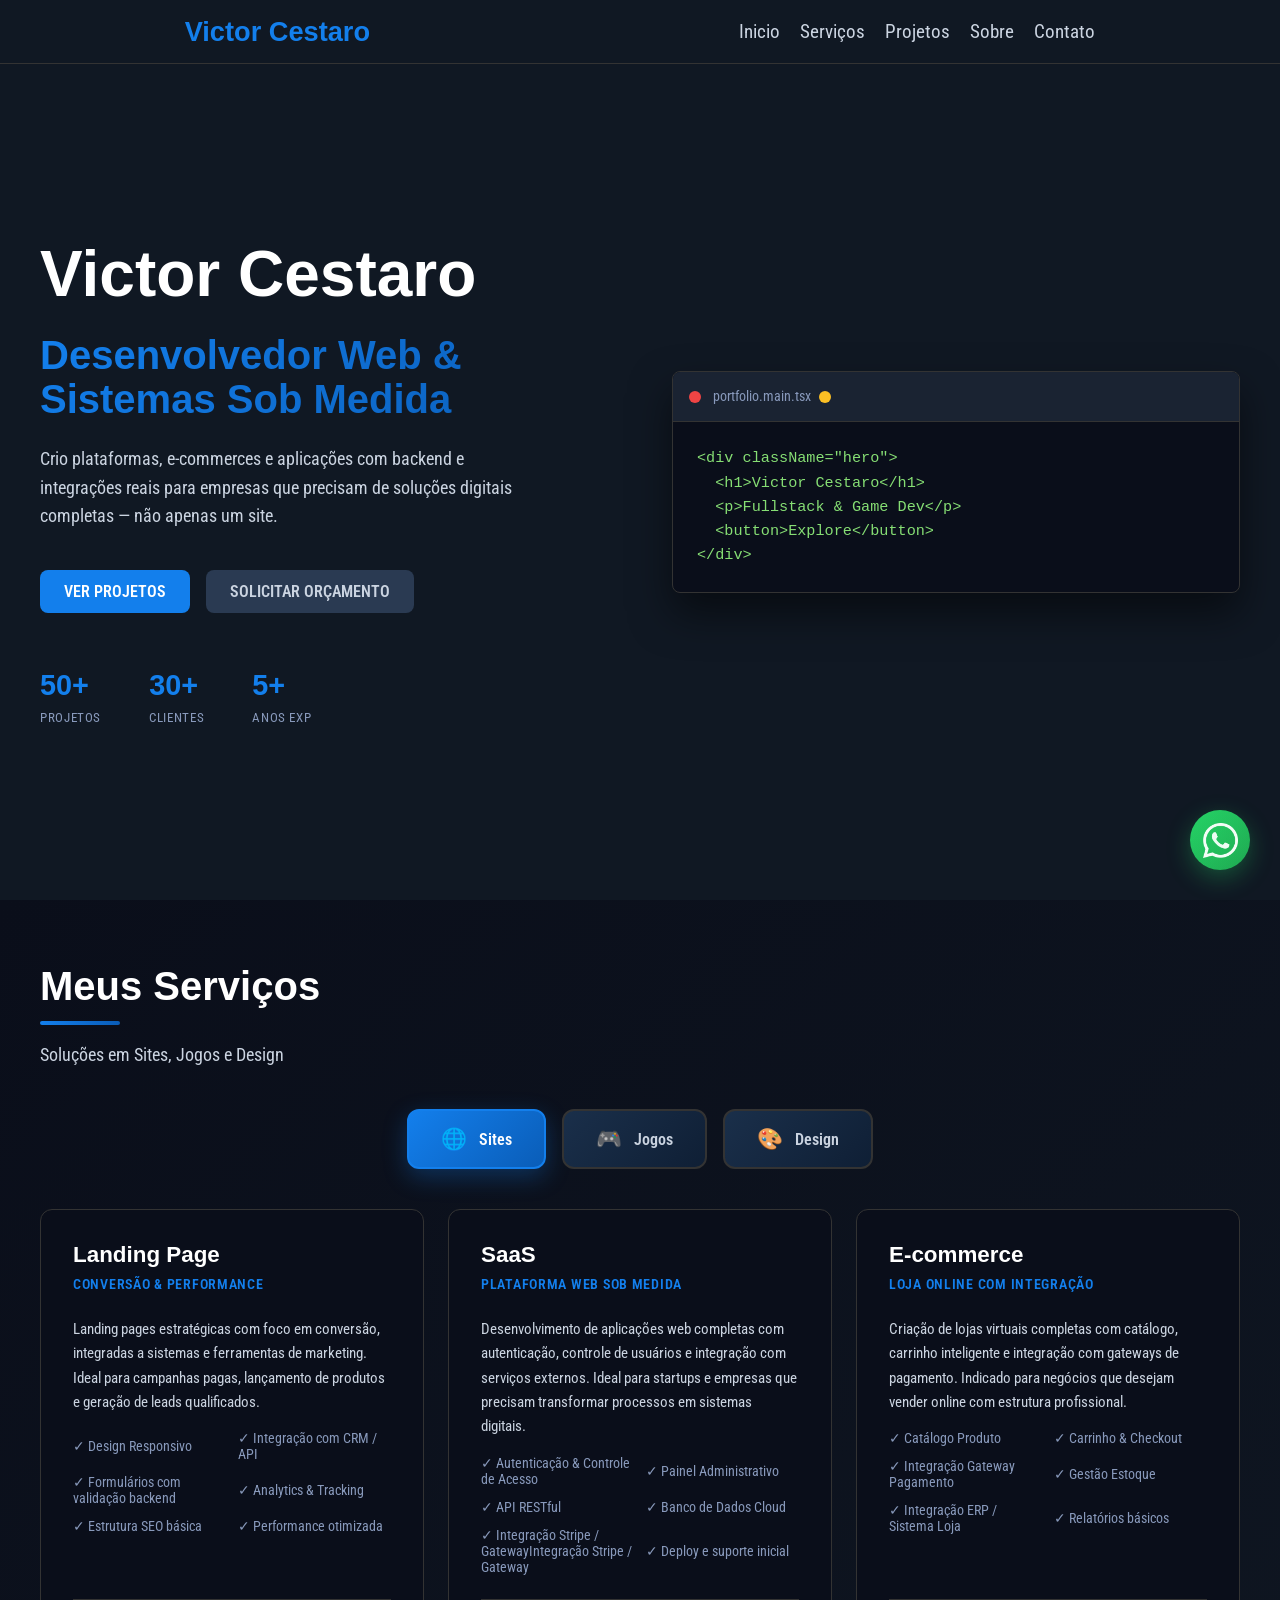
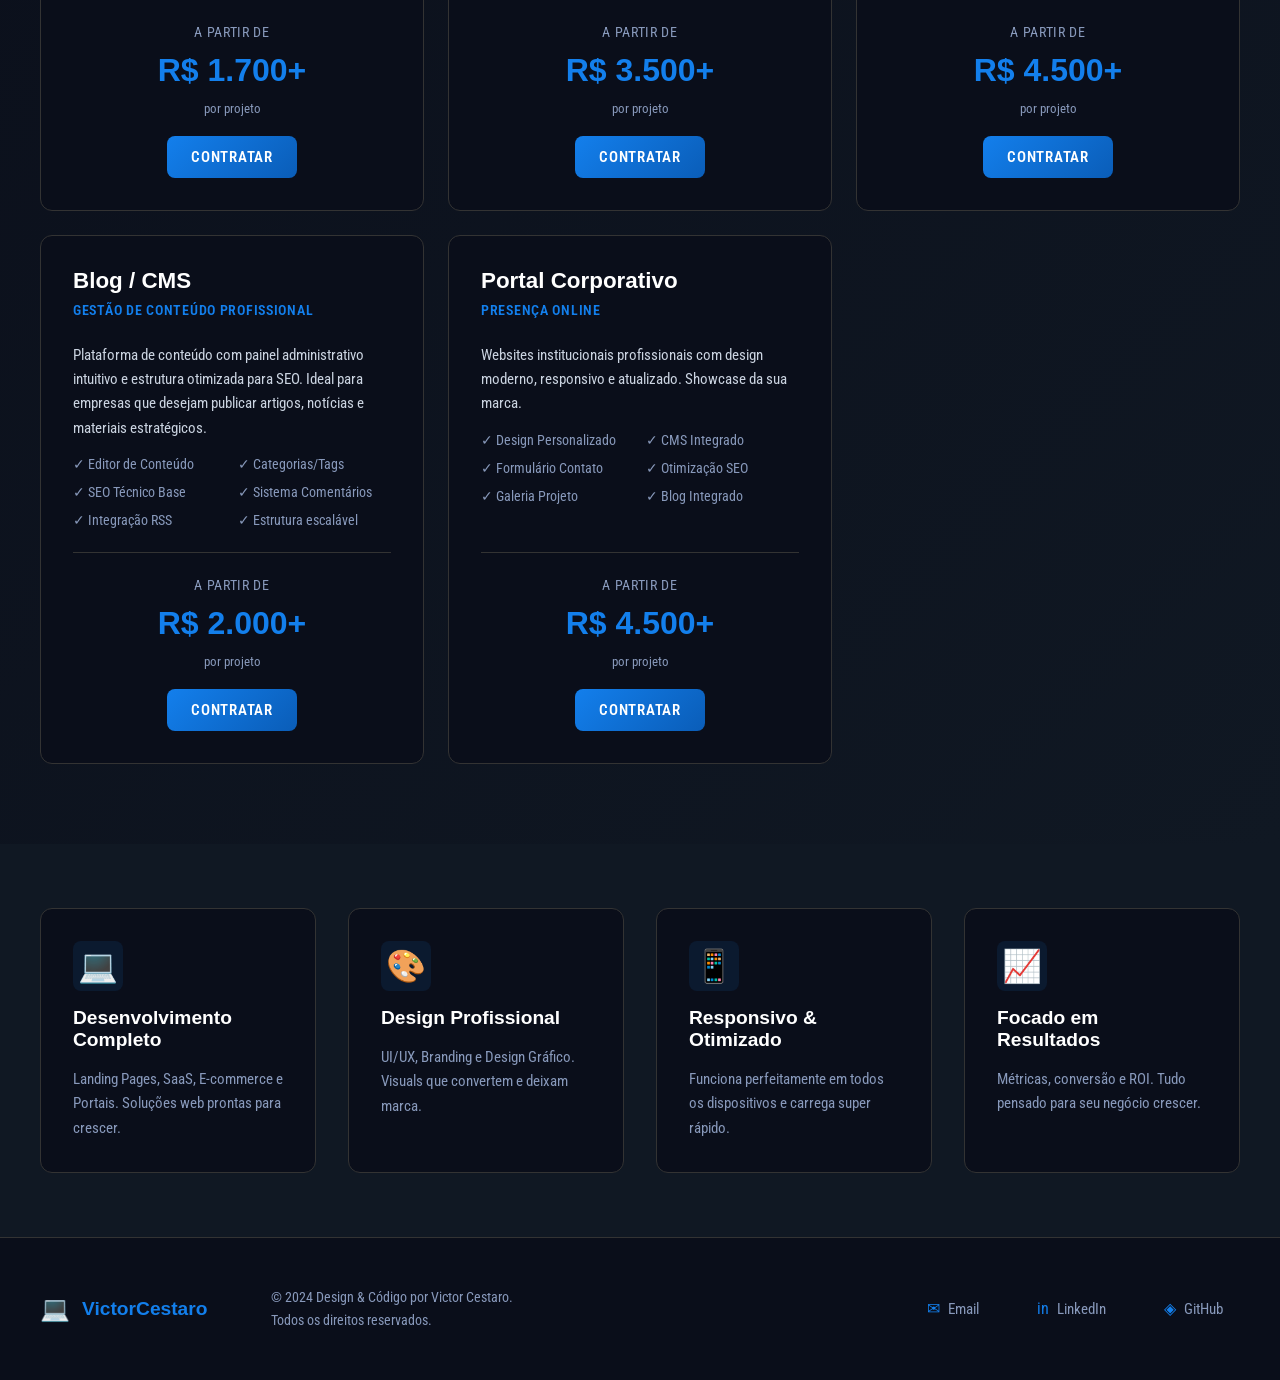
<file: index.html>
<!DOCTYPE html>
<html lang="pt-br">

<head>
    <meta charset="UTF-8">
    <meta name="viewport" content="width=device-width, initial-scale=1.0">
    <link rel="stylesheet" href="style.css">
    <link rel="stylesheet" href="mobile.css">
    <title>Portifólio - Victor Cestaro</title>
</head>

<body>
    <header class="menu-desktop">
        <div class="logo">
            <h1 class="nome-principal">Victor Cestaro</h1>
        </div>
        <nav class="nav-desktop">
            <a href="index.html" class="link-menu">Inicio</a>
            <a href="#servicos" class="link-menu">Serviços</a>
            <a href="portfolio.html" class="link-menu">Projetos</a>
            <a href="sobre.html" class="link-menu">Sobre</a>
            <a href="contato.html" class="link-menu">Contato</a>
        </nav>
        <button class="menu-hamburger" id="menuHamburger">
            <span></span>
            <span></span>
            <span></span>
        </button>
    </header>

    <nav class="nav-mobile" id="navMobile">
        <a href="index.html" class="link-menu-mobile">Inicio</a>
        <a href="#servicos" class="link-menu-mobile">Serviços</a>
        <a href="portfolio.html" class="link-menu-mobile">Projetos</a>
        <a href="sobre.html" class="link-menu-mobile">Sobre</a>
        <a href="contato.html" class="link-menu-mobile">Contato</a>
    </nav>

    <main>
        <section class="banner-entrada">
            <div class="container-banner">
                <div class="content-banner">
                    <h1 class="nome-principal">Victor Cestaro</h1>
                    <h2 class="subtitulo">Desenvolvedor Web & Sistemas Sob Medida</h2>
                    <p class="descricao">Crio plataformas, e-commerces e aplicações com backend e integrações reais para
                        empresas que precisam de soluções digitais completas — não apenas um site.</p>

                    <div class="botoes-banner">
                        <a href="portfolio.html"><button class="btn btn-primary">Ver Projetos</button></a>
                        <a href="contato.html"><button class="btn btn-secondary">Solicitar Orçamento</button></a>
                    </div>

                    <div class="stats">
                        <div class="stat-item">
                            <span class="stat-numero">50+</span>
                            <span class="stat-label">PROJETOS</span>
                        </div>
                        <div class="stat-item">
                            <span class="stat-numero">30+</span>
                            <span class="stat-label">CLIENTES</span>
                        </div>
                        <div class="stat-item">
                            <span class="stat-numero">5+</span>
                            <span class="stat-label">ANOS EXP</span>
                        </div>
                    </div>
                </div>

                <div class="code-display">
                    <div class="code-header">
                        <span class="code-title">portfolio.main.tsx</span>
                    </div>
                    <div class="code-content">
                        <pre>&lt;div className="hero"&gt;
  &lt;h1&gt;Victor Cestaro&lt;/h1&gt;
  &lt;p&gt;Fullstack & Game Dev&lt;/p&gt;
  &lt;button&gt;Explore&lt;/button&gt;
&lt;/div&gt;</pre>
                    </div>
                </div>
            </div>
        </section>



        <section id="servicos" class="servicos">
            <div class="container-servicos">
                <h2 class="titulo-servicos">Meus Serviços</h2>
                <p class="subtitulo-servicos">Soluções em Sites, Jogos e Design</p>

                <div class="abas-servicos">
                    <button class="aba-servico aba-servico-ativo" data-servico="sites">
                        <span class="servico-icon">🌐</span>
                        <span class="servico-label">Sites</span>
                    </button>
                    <button class="aba-servico" data-servico="jogos">
                        <span class="servico-icon">🎮</span>
                        <span class="servico-label">Jogos</span>
                    </button>
                    <button class="aba-servico" data-servico="design">
                        <span class="servico-icon">🎨</span>
                        <span class="servico-label">Design</span>
                    </button>
                </div>

                <div class="cards-servicos">
                    <!-- SITES -->
                    <div class="card-servico" data-servico="sites" style="display: flex;">
                        <div class="servico-header">
                            <h3 class="servico-titulo">Landing Page</h3>
                            <p class="servico-categoria">Conversão & Performance</p>
                        </div>
                        <div class="servico-descricao">
                            <p>Landing pages estratégicas com foco em conversão, integradas a sistemas e ferramentas de
                                marketing. Ideal para campanhas pagas, lançamento de produtos e geração de leads
                                qualificados.</p>
                            <div class="servico-features">
                                <span class="feature">✓ Design Responsivo</span>
                                <span class="feature">✓ Integração com CRM / API</span>
                                <span class="feature">✓ Formulários com validação backend</span>
                                <span class="feature">✓ Analytics & Tracking</span>
                                <span class="feature">✓ Estrutura SEO básica</span>
                                <span class="feature">✓ Performance otimizada</span>
                            </div>
                        </div>
                        <div class="servico-valor">
                            <span class="valor-texto">A partir de</span>
                            <span class="valor-preco">R$ 1.700+</span>
                            <span class="valor-frequencia">por projeto</span>
                            <a href="contato.html"><button class="btn-servico">Contratar</button></a>
                        </div>
                    </div>

                    <div class="card-servico" data-servico="sites" style="display: flex;">
                        <div class="servico-header">
                            <h3 class="servico-titulo">SaaS</h3>
                            <p class="servico-categoria">Plataforma Web Sob Medida</p>
                        </div>
                        <div class="servico-descricao">
                            <p>Desenvolvimento de aplicações web completas com autenticação, controle de usuários e
                                integração com serviços externos. Ideal para startups e empresas que precisam
                                transformar processos em sistemas digitais.</p>
                            <div class="servico-features">
                                <span class="feature">✓ Autenticação & Controle de Acesso</span>
                                <span class="feature">✓ Painel Administrativo </span>
                                <span class="feature">✓ API RESTful</span>
                                <span class="feature">✓ Banco de Dados Cloud</span>
                                <span class="feature">✓ Integração Stripe / GatewayIntegração Stripe / Gateway</span>
                                <span class="feature">✓ Deploy e suporte inicial</span>
                            </div>
                        </div>
                        <div class="servico-valor">
                            <span class="valor-texto">A partir de</span>
                            <span class="valor-preco">R$ 3.500+</span>
                            <span class="valor-frequencia">por projeto</span>
                            <a href="contato.html"><button class="btn-servico">Contratar</button></a>
                        </div>
                    </div>

                    <div class="card-servico" data-servico="sites" style="display: flex;">
                        <div class="servico-header">
                            <h3 class="servico-titulo">E-commerce</h3>
                            <p class="servico-categoria">Loja Online com Integração</p>
                        </div>
                        <div class="servico-descricao">
                            <p>Criação de lojas virtuais completas com catálogo, carrinho inteligente e integração com
                                gateways de pagamento. Indicado para negócios que desejam vender online com estrutura
                                profissional.</p>
                            <div class="servico-features">
                                <span class="feature">✓ Catálogo Produto</span>
                                <span class="feature">✓ Carrinho & Checkout</span>
                                <span class="feature">✓ Integração Gateway Pagamento</span>
                                <span class="feature">✓ Gestão Estoque</span>
                                <span class="feature">✓ Integração ERP / Sistema Loja</span>
                                <span class="feature">✓ Relatórios básicos</span>
                            </div>
                        </div>
                        <div class="servico-valor">
                            <span class="valor-texto">A partir de</span>
                            <span class="valor-preco">R$ 4.500+</span>
                            <span class="valor-frequencia">por projeto</span>
                            <a href="contato.html"><button class="btn-servico">Contratar</button></a>
                        </div>
                    </div>

                    <div class="card-servico" data-servico="sites" style="display: flex;">
                        <div class="servico-header">
                            <h3 class="servico-titulo">Blog / CMS</h3>
                            <p class="servico-categoria">Gestão de Conteúdo Profissional</p>
                        </div>
                        <div class="servico-descricao">
                            <p>Plataforma de conteúdo com painel administrativo intuitivo e estrutura otimizada para
                                SEO. Ideal para empresas que desejam publicar artigos, notícias e materiais
                                estratégicos.</p>
                            <div class="servico-features">
                                <span class="feature">✓ Editor de Conteúdo</span>
                                <span class="feature">✓ Categorias/Tags</span>
                                <span class="feature">✓ SEO Técnico Base</span>
                                <span class="feature">✓ Sistema Comentários</span>
                                <span class="feature">✓ Integração RSS</span>
                                <span class="feature">✓ Estrutura escalável</span>
                            </div>
                        </div>
                        <div class="servico-valor">
                            <span class="valor-texto">A partir de</span>
                            <span class="valor-preco">R$ 2.000+</span>
                            <span class="valor-frequencia">por projeto</span>
                            <a href="contato.html"><button class="btn-servico">Contratar</button></a>
                        </div>
                    </div>

                    <div class="card-servico" data-servico="sites" style="display: flex;">
                        <div class="servico-header">
                            <h3 class="servico-titulo">Portal Corporativo</h3>
                            <p class="servico-categoria">Presença Online</p>
                        </div>
                        <div class="servico-descricao">
                            <p>Websites institucionais profissionais com design moderno, responsivo e atualizado.
                                Showcase da sua marca.</p>
                            <div class="servico-features">
                                <span class="feature">✓ Design Personalizado</span>
                                <span class="feature">✓ CMS Integrado</span>
                                <span class="feature">✓ Formulário Contato</span>
                                <span class="feature">✓ Otimização SEO</span>
                                <span class="feature">✓ Galeria Projeto</span>
                                <span class="feature">✓ Blog Integrado</span>
                            </div>
                        </div>
                        <div class="servico-valor">
                            <span class="valor-texto">A partir de</span>
                            <span class="valor-preco">R$ 4.500+</span>
                            <span class="valor-frequencia">por projeto</span>
                            <a href="contato.html"><button class="btn-servico">Contratar</button></a>
                        </div>
                    </div>

                    <!-- JOGOS -->
                    <div class="card-servico" data-servico="jogos">
                        <div class="servico-header">
                            <h3 class="servico-titulo">Jogos Indie & MVP</h3>
                            <p class="servico-categoria">Casual & Indie Games</p>
                        </div>
                        <div class="servico-descricao">
                            <p>Desenvolvimento de jogos 2D ou 3D focados na validação de ideias, projetos autorais e
                                experiências interativas sob medida. Ideal para criadores, startups ou empresas que
                                desejam testar uma mecânica, conceito ou produto gamificado antes de escalar.</p>
                            <div class="servico-features">
                                <span class="feature">✓ Unity / Godot / GameMaker</span>
                                <span class="feature">✓ Mecânicas personalizadas</span>
                                <span class="feature">✓ Build para PC ou Web</span>
                                <span class="feature">✓ Sistema básico de pontuação / progressão</span>
                            </div>
                        </div>
                        <div class="servico-valor">
                            <span class="valor-texto">A partir de</span>
                            <span class="valor-preco">R$ 2.500 – 3.500</span>
                            <span class="valor-frequencia">por projeto</span>
                            <a href="contato.html"><button class="btn-servico">Contratar</button></a>
                        </div>
                    </div>

                    <div class="card-servico" data-servico="jogos">
                        <div class="servico-header">
                            <h3 class="servico-titulo">Jogos Multiplayer Simples</h3>
                            <p class="servico-categoria">Online & Competitivo</p>
                        </div>
                        <div class="servico-descricao">
                            <p>Criação de experiências online com sistema de salas, ranking e comunicação entre
                                jogadores. Solução indicada para jogos competitivos, eventos interativos, ativações
                                digitais ou projetos que exigem interação em tempo real..</p>
                            <div class="servico-features">
                                <span class="feature">✓ Sistema de salas</span>
                                <span class="feature">✓ Ranking simples</span>
                                <span class="feature">✓ Backend básico</span>
                                <span class="feature">✓ Deploy em nuvem</span>
                            </div>
                        </div>
                        <div class="servico-valor">
                            <span class="valor-texto">A partir de</span>
                            <span class="valor-preco">R$ 4.500 – 7.000</span>
                            <span class="valor-frequencia">por projeto</span>
                            <a href="contato.html"><button class="btn-servico">Contratar</button></a>
                        </div>
                    </div>

                    <div class="card-servico" data-servico="jogos">
                        <div class="servico-header">
                            <h3 class="servico-titulo">Jogos Mobile</h3>
                            <p class="servico-categoria">Mobile</p>
                        </div>
                        <div class="servico-descricao">
                            <p>Desenvolvimento de jogos otimizados para Android (com opção de iOS), focados em
                                performance, engajamento e monetização. Indicado para projetos que buscam publicação em
                                loja e geração de receita por anúncios ou compras internas.</p>
                            <div class="servico-features">
                                <span class="feature">✓ Android (iOS opcional)</span>
                                <span class="feature">✓ Ads / IAP</span>
                                <span class="feature">✓ Analytics</span>
                                <span class="feature">✓ Publicação assistida</span>
                            </div>
                        </div>
                        <div class="servico-valor">
                            <span class="valor-texto">A partir de</span>
                            <span class="valor-preco">R$ 3.000 – 5.000</span>
                            <span class="valor-frequencia">por projeto</span>
                            <a href="contato.html"><button class="btn-servico">Contratar</button></a>
                        </div>
                    </div>

                    <!-- DESIGN -->
                    <div class="card-servico" data-servico="design">
                        <div class="servico-header">
                            <h3 class="servico-titulo">UI/UX Design</h3>
                            <p class="servico-categoria">Interface & Experiência</p>
                        </div>
                        <div class="servico-descricao">
                            <p>Design de interfaces intuitivas e atrativas. Pesquisa de usuário, wireframes,
                                prototipagem e testes de usabilidade.</p>
                            <div class="servico-features">
                                <span class="feature">✓ User Research</span>
                                <span class="feature">✓ Wireframes</span>
                                <span class="feature">✓ Prototipagem Interativa</span>
                                <span class="feature">✓ Design System</span>
                                <span class="feature">✓ Testes Usabilidade</span>
                                <span class="feature">✓ Figma/Adobe XD</span>
                            </div>
                        </div>
                        <div class="servico-valor">
                            <span class="valor-texto">A partir de</span>
                            <span class="valor-preco">R$ 350 - R$ 1.200</span>
                            <span class="valor-frequencia">por projeto</span>
                            <a href="contato.html"><button class="btn-servico">Contratar</button></a>
                        </div>
                    </div>

                    <div class="card-servico" data-servico="design">
                        <div class="servico-header">
                            <h3 class="servico-titulo">Branding</h3>
                            <p class="servico-categoria">Identidade Visual</p>
                        </div>
                        <div class="servico-descricao">
                            <p>Identidade visual completa para sua marca. Logo, paleta de cores, tipografia e brand
                                guidelines profissionais.</p>
                            <div class="servico-features">
                                <span class="feature">✓ Criação Logo</span>
                                <span class="feature">✓ Paleta de Cores</span>
                                <span class="feature">✓ Tipografia Marca</span>
                                <span class="feature">✓ Brand Guidelines</span>
                                <span class="feature">✓ Aplicações Marca</span>
                                <span class="feature">✓ Versão Monocromática</span>
                            </div>
                        </div>
                        <div class="servico-valor">
                            <span class="valor-texto">A partir de</span>
                            <span class="valor-preco">R$ 700 - R$ 1.000</span>
                            <span class="valor-frequencia">por projeto</span>
                            <a href="contato.html"><button class="btn-servico">Contratar</button></a>
                        </div>
                    </div>

                    <div class="card-servico" data-servico="design">
                        <div class="servico-header">
                            <h3 class="servico-titulo">Design Gráfico</h3>
                            <p class="servico-categoria">Conteúdo Visual</p>
                        </div>
                        <div class="servico-descricao">
                            <p>Criação de materiais visuais para redes sociais, campanhas e marketing. Posts, banners,
                                infográficos e mais.</p>
                            <div class="servico-features">
                                <span class="feature">✓ Posts Redes Sociais</span>
                                <span class="feature">✓ Banners Web</span>
                                <span class="feature">✓ Infográficos</span>
                                <span class="feature">✓ Flyers & Posters</span>
                                <span class="feature">✓ Apresentações</span>
                                <span class="feature">✓ Animações GIF</span>
                            </div>
                        </div>
                        <div class="servico-valor">
                            <span class="valor-texto">A partir de</span>
                            <span class="valor-preco">R$ 350 - R$ 600</span>
                            <span class="valor-frequencia">por projeto</span>
                            <a href="contato.html"><button class="btn-servico">Contratar</button></a>
                        </div>
                    </div>

                    <div class="card-servico" data-servico="design">
                        <div class="servico-header">
                            <h3 class="servico-titulo">Motion Design</h3>
                            <p class="servico-categoria">Animação & VFX</p>
                        </div>
                        <div class="servico-descricao">
                            <p>Animações profissionais para vídeos, websites e campanhas. Motion graphics que chamam
                                atenção e engajam.</p>
                            <div class="servico-features">
                                <span class="feature">✓ Animações 2D/3D</span>
                                <span class="feature">✓ Motion Graphics</span>
                                <span class="feature">✓ Vídeo Comercial</span>
                                <span class="feature">✓ Intros & Outros</span>
                                <span class="feature">✓ Adobe CC Completo</span>
                                <span class="feature">✓ Efeitos Especiais</span>
                            </div>
                        </div>
                        <div class="servico-valor">
                            <span class="valor-texto">A partir de</span>
                            <span class="valor-preco">R$ 800</span>
                            <span class="valor-frequencia">por projeto</span>
                            <a href="contato.html"><button class="btn-servico">Contratar</button></a>
                        </div>
                    </div>
                </div>
            </div>
        </section>

        <section class="caracteristicas">
            <div class="container-caracteristicas">
                <div class="card-caracteristica">
                    <div class="caracteristica-icone">💻</div>
                    <h3 class="caracteristica-titulo">Desenvolvimento Completo</h3>
                    <p class="caracteristica-descricao">Landing Pages, SaaS, E-commerce e Portais. Soluções web prontas
                        para crescer.</p>
                </div>

                <div class="card-caracteristica">
                    <div class="caracteristica-icone">🎨</div>
                    <h3 class="caracteristica-titulo">Design Profissional</h3>
                    <p class="caracteristica-descricao">UI/UX, Branding e Design Gráfico. Visuals que convertem e deixam
                        marca.</p>
                </div>

                <div class="card-caracteristica">
                    <div class="caracteristica-icone">📱</div>
                    <h3 class="caracteristica-titulo">Responsivo & Otimizado</h3>
                    <p class="caracteristica-descricao">Funciona perfeitamente em todos os dispositivos e carrega super
                        rápido.</p>
                </div>

                <div class="card-caracteristica">
                    <div class="caracteristica-icone">📈</div>
                    <h3 class="caracteristica-titulo">Focado em Resultados</h3>
                    <p class="caracteristica-descricao">Métricas, conversão e ROI. Tudo pensado para seu negócio
                        crescer.</p>
                </div>
            </div>
        </section>
    </main>

    <footer class="footer">
        <div class="container-footer">
            <div class="footer-logo">
                <span class="logo-icon">💻</span>
                <span class="logo-text">VictorCestaro</span>
            </div>

            <div class="footer-content">
                <p class="footer-copyright">© 2024 Design & Código por Victor Cestaro.<br>Todos os direitos reservados.
                </p>

                <div class="footer-sociais">
                    <a href="mailto:victor.cestaros@gmail.com" class="social-link" title="Email">
                        <span class="social-icon">✉</span> Email
                    </a>
                    <a href="https://linkedin.com/in/victor-hugo-cestaro" target="_blank" class="social-link"
                        title="LinkedIn">
                        <span class="social-icon">in</span> LinkedIn
                    </a>
                    <a href="https://github.com/victorcestaro" target="_blank" class="social-link" title="GitHub">
                        <span class="social-icon">◈</span> GitHub
                    </a>
                </div>
            </div>
        </div>
    </footer>

    <!-- Botão Flutuante WhatsApp -->
    <a href="https://wa.me/5516992119714?text=Olá%20Victor!%20Gostaria%20de%20conversar%20sobre%20serviços"
        target="_blank" class="whatsapp-btn" title="Entre em contato via WhatsApp">
        <img src="../assets/icons/whatsapp.png" alt="whatsapp" class="whatsapp-icon">
    </a>

    <script src="../js/script.js"></script>
</body>


</html>
</file>
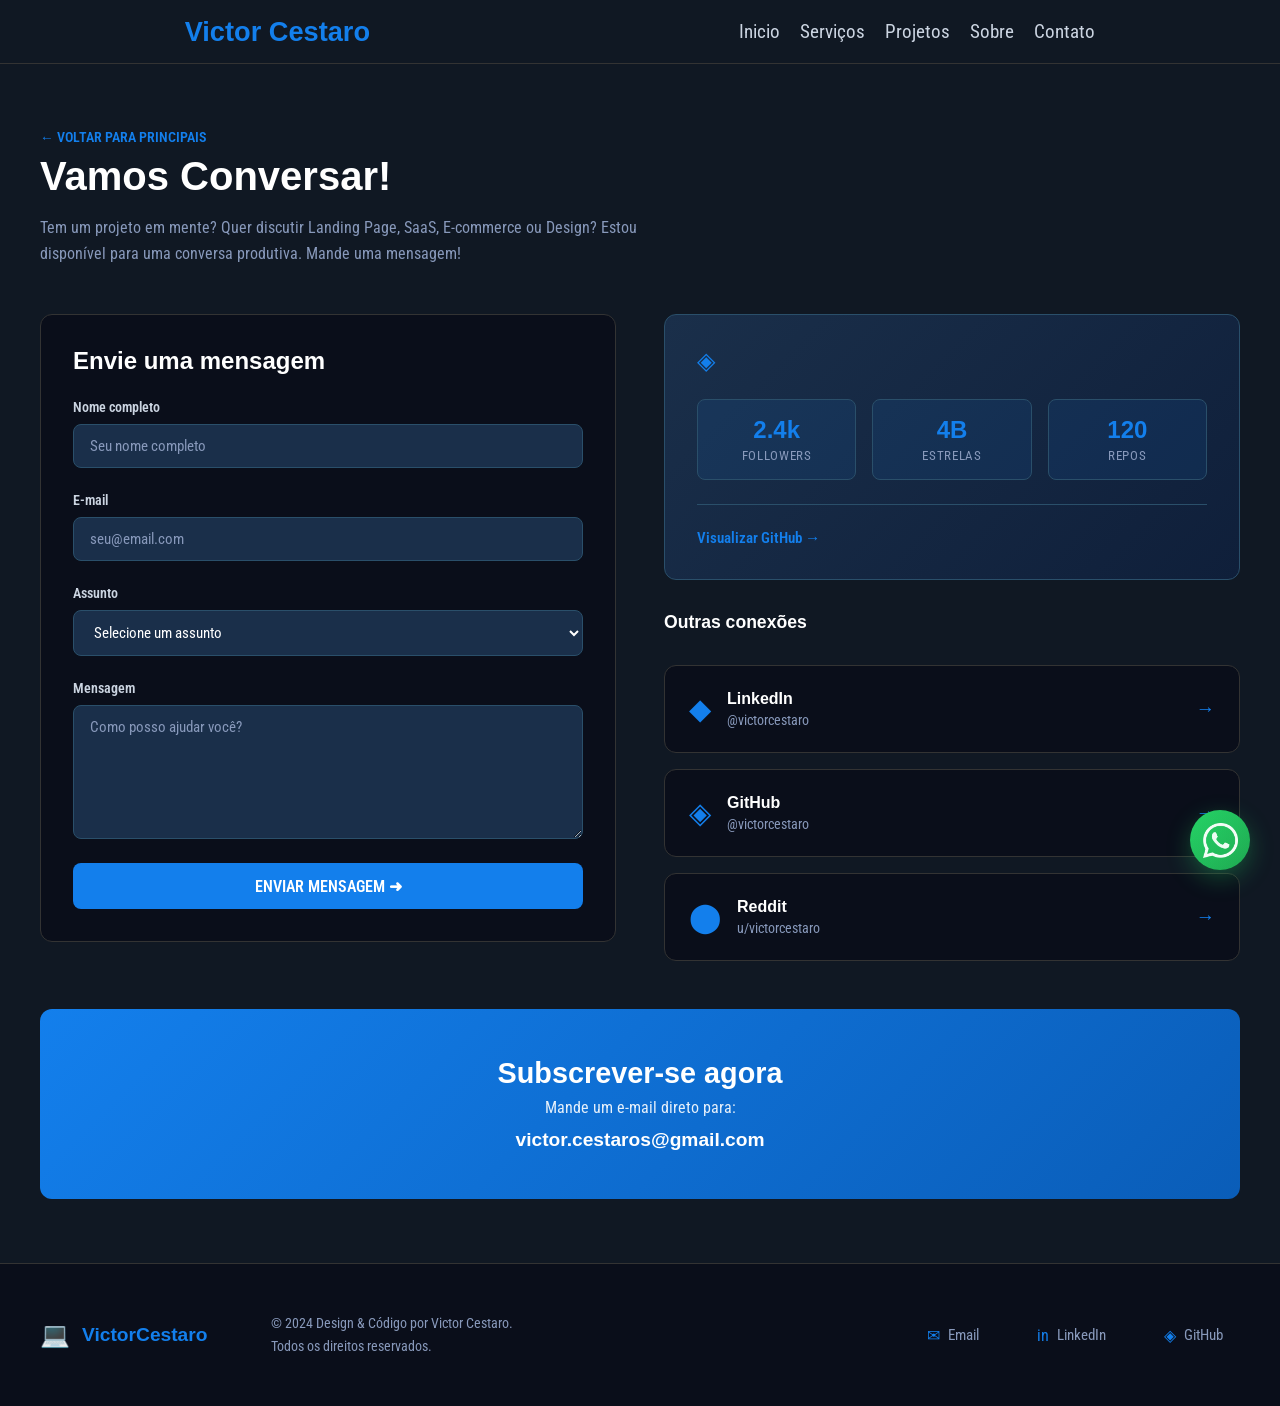
<file: contato.html>
<!DOCTYPE html>
<html lang="pt-BR">

<head>
    <meta charset="UTF-8">
    <meta name="viewport" content="width=device-width, initial-scale=1.0">
    <link rel="stylesheet" href="style.css">
    <link rel="stylesheet" href="mobile.css">
    <title>Contato - Victor Cestaro</title>
</head>

<body>
    <header class="menu-desktop">
         <div class="logo"><h1 class="nome-principal">Victor Cestaro</h1></div>
        <nav class="nav-desktop">
            <a href="index.html" class="link-menu">Inicio</a>
            <a href="index.html#servicos" class="link-menu">Serviços</a>
            <a href="portfolio.html" class="link-menu">Projetos</a>
            <a href="sobre.html" class="link-menu">Sobre</a>
            <a href="contato.html" class="link-menu">Contato</a>
        </nav>
        <button class="menu-hamburger" id="menuHamburger">
            <span></span>
            <span></span>
            <span></span>
        </button>
    </header>
    
    <nav class="nav-mobile" id="navMobile">
        <a href="index.html" class="link-menu-mobile">Inicio</a>
        <a href="index.html#servicos" class="link-menu-mobile">Serviços</a>
        <a href="portfolio.html" class="link-menu-mobile">Projetos</a>
        <a href="sobre.html" class="link-menu-mobile">Sobre</a>
        <a href="contato.html" class="link-menu-mobile">Contato</a>
    </nav>

    <main>
        <section class="contato-conexoes">
            <div class="container-contato">
                <div class="contato-header">
                    <a href="index.html"><span class="breadcrumb">← VOLTAR PARA PRINCIPAIS</span></a>
                    <h1 class="contato-titulo">Vamos Conversar!</h1>
                    <p class="contato-descricao">Tem um projeto em mente? Quer discutir Landing Page, SaaS, E-commerce ou Design? Estou disponível para uma conversa produtiva. Mande uma mensagem!</p>
                </div>

                <div class="grid-contato">
                    <!-- FORMULÁRIO -->
                    <div class="contato-form-container">
                        <div class="form-section">
                            <h2 class="form-titulo">Envie uma mensagem</h2>
                            <form class="contato-form" id="contatoForm" action="https://formspree.io/f/mqeeblel"
  method="POST">
                                <div class="form-group">
                                    <label for="nome" class="form-label">Nome completo</label>
                                    <input type="text" id="nome" name="nome" class="form-input" placeholder="Seu nome completo" required>
                                </div>

                                <div class="form-group">
                                    <label for="email" class="form-label">E-mail</label>
                                    <input type="email" id="email" name="email" class="form-input" placeholder="seu@email.com" required>
                                </div>

                                <div class="form-group">
                                    <label for="assunto" class="form-label">Assunto</label>
                                    <select id="assunto" name="assunto" class="form-input" required>
                                        <option value="">Selecione um assunto</option>
                                        <option value="parceria">Parceria</option>
                                        <option value="projeto">Projeto</option>
                                        <option value="emprego">Oportunidade de Emprego</option>
                                        <option value="duvida">Dúvida</option>
                                        <option value="outro">Outro</option>
                                    </select>
                                </div>

                                <div class="form-group">
                                    <label for="mensagem" class="form-label">Mensagem</label>
                                    <textarea id="mensagem" name="mensagem" class="form-textarea" placeholder="Como posso ajudar você?" rows="6" required></textarea>
                                </div>

                                <button type="submit" class="btn-enviar-msg">Enviar Mensagem ➜</button>
                            </form>
                        </div>
                    </div>

                    <!-- SIDEBAR -->
                    <div class="contato-sidebar">
                        <!-- GITHUB STATS -->
                        <div class="card-github-stats">
                            <div class="github-header">
                            <span class="github-icon">◈</span>
                            </div>

                            <div class="github-stats-grid">
                                <div class="stat-box">
                                    <span class="stat-valor">2.4k</span>
                                    <span class="stat-label">Followers</span>
                                </div>
                                <div class="stat-box">
                                    <span class="stat-valor">4B</span>
                                    <span class="stat-label">Estrelas</span>
                                </div>
                                <div class="stat-box">
                                    <span class="stat-valor">120</span>
                                    <span class="stat-label">Repos</span>
                                </div>
                            </div>

                            <div class="github-links">
                                <a href="https://github.com/victorcestaro" target="_blank" class="github-link">Visualizar GitHub →</a>
                            </div>
                        </div>

                        <!-- OUTRAS CONEXÕES -->
                        <div class="outras-conexoes">
                            <h3 class="conexoes-titulo">Outras conexões</h3>

                            <a href="https://linkedin.com/in/victor-hugo-cestaro" target="_blank" class="card-conexao">
                                <div class="conexao-icon">◆</div>
                                <div class="conexao-info">
                                    <h4 class="conexao-nome">LinkedIn</h4>
                                    <p class="conexao-handle">@victorcestaro</p>
                                </div>
                                <span class="conexao-arrow">→</span>
                            </a>

                            <a href="https://github.com/victorCestaro" target="_blank" class="card-conexao">
                                <div class="conexao-icon">◈</div>
                                <div class="conexao-info">
                                    <h4 class="conexao-nome">GitHub</h4>
                                    <p class="conexao-handle">@victorcestaro</p>
                                </div>
                                <span class="conexao-arrow">→</span>
                            </a>

                            <a href="https://reddit.com/u/victorcestaro" target="_blank" class="card-conexao">
                                <div class="conexao-icon">⬤</div>
                                <div class="conexao-info">
                                    <h4 class="conexao-nome">Reddit</h4>
                                    <p class="conexao-handle">u/victorcestaro</p>
                                </div>
                                <span class="conexao-arrow">→</span>
                            </a>
                        </div>
                    </div>
                </div>

                <!-- NEWSLETTER -->
                <div class="newsletter-section">
                    <div class="newsletter-content">
                        <h2 class="newsletter-titulo">Subscrever-se agora</h2>
                        <p class="newsletter-descricao">Mande um e-mail direto para:</p>
                        <p class="newsletter-email">victor.cestaros@gmail.com</p>
                    </div>
                </div>
            </div>
        </section>
    </main>

    <footer class="footer">
        <div class="container-footer">
            <div class="footer-logo">
                <span class="logo-icon">💻</span>
                <span class="logo-text">VictorCestaro</span>
            </div>

            <div class="footer-content">
                <p class="footer-copyright">© 2024 Design & Código por Victor Cestaro.<br>Todos os direitos reservados.</p>
                
                <div class="footer-sociais">
                    <a href="mailto:victor.cestaros@gmail.com" class="social-link" title="Email">
                        <span class="social-icon">✉</span> Email
                    </a>
                    <a href="https://linkedin.com/in/victor-hugo-cestaro" target="_blank" class="social-link" title="LinkedIn">
                        <span class="social-icon">in</span> LinkedIn
                    </a>
                    <a href="https://github.com/victorCestaro" target="_blank" class="social-link" title="GitHub">
                        <span class="social-icon">◈</span> GitHub
                    </a>
                </div>
            </div>
        </div>
    </footer>

    <!-- Botão Flutuante WhatsApp -->
    <a href="https://wa.me/5516992119714?text=Olá%20Victor!%20Gostaria%20de%20conversar%20sobre%20serviços"
        target="_blank" class="whatsapp-btn" title="Entre em contato via WhatsApp">
        <img src="../assets/icons/whatsapp.png" alt="whatsapp" class="whatsapp-icon">
    </a>

    <script src="../js/script.js"></script>
</body>

</html>
</file>
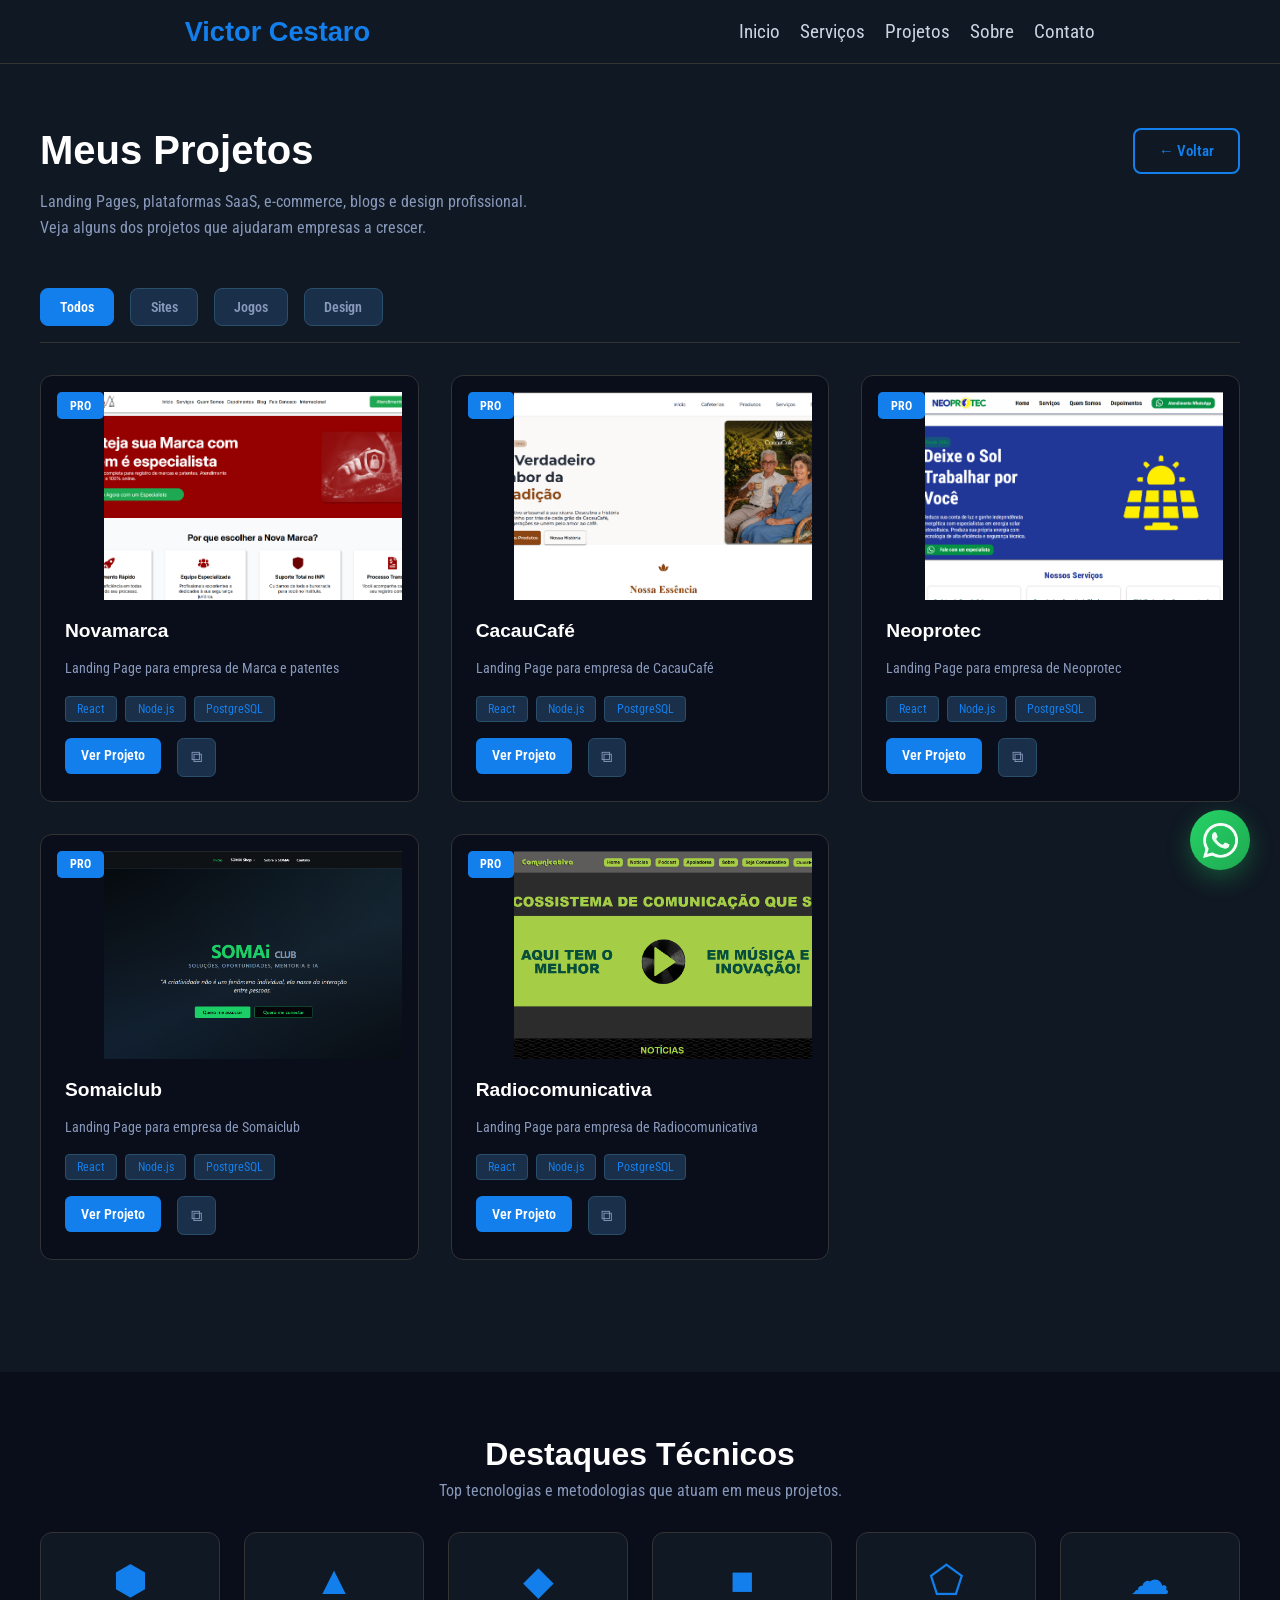
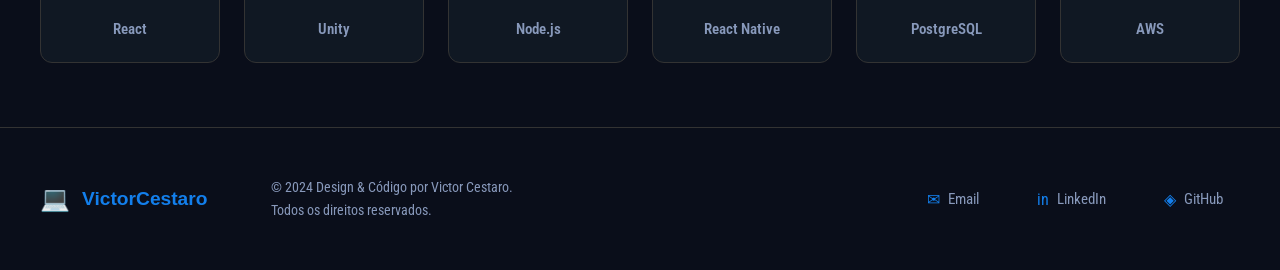
<file: portfolio.html>
<!DOCTYPE html>
<html lang="pt-BR">

<head>
    <meta charset="UTF-8">
    <meta name="viewport" content="width=device-width, initial-scale=1.0">
    <link rel="stylesheet" href="style.css">
    <link rel="stylesheet" href="mobile.css">
    <title>Portfólio Completo - Victor Cestaro</title>
</head>

<body>
    <header class="menu-desktop">
        <div class="logo">
            <h1 class="nome-principal">Victor Cestaro</h1>
        </div>
        <nav class="nav-desktop">
            <a href="index.html" class="link-menu">Inicio</a>
            <a href="index.html#servicos" class="link-menu">Serviços</a>
            <a href="portfolio.html" class="link-menu">Projetos</a>
            <a href="sobre.html" class="link-menu">Sobre</a>
            <a href="contato.html" class="link-menu">Contato</a>
        </nav>
        <button class="menu-hamburger" id="menuHamburger">
            <span></span>
            <span></span>
            <span></span>
        </button>
    </header>

    <nav class="nav-mobile" id="navMobile">
        <a href="index.html" class="link-menu-mobile">Inicio</a>
        <a href="index.html#servicos" class="link-menu-mobile">Serviços</a>
        <a href="portfolio.html" class="link-menu-mobile">Projetos</a>
        <a href="sobre.html" class="link-menu-mobile">Sobre</a>
        <a href="contato.html" class="link-menu-mobile">Contato</a>
    </nav>

    <main>
        <section class="galeria-projetos">
            <div class="container-galeria">
                <div class="galeria-header">
                    <div class="galeria-info">
                        <h1 class="galeria-titulo">Meus Projetos</h1>
                        <p class="galeria-descricao">Landing Pages, plataformas SaaS, e-commerce, blogs e design
                            profissional. Veja alguns dos projetos que ajudaram empresas a crescer.</p>
                    </div>
                    <button class="btn-voltar">
                        <span>← Voltar</span>
                    </button>
                </div>

                <div class="filtros-galeria">
                    <div class="abas-filtro">
                        <button class="aba-filtro aba-filtro-ativo" data-filter="todos">
                            Todos
                        </button>
                        <button class="aba-filtro" data-filter="sites">
                            Sites
                        </button>
                        <button class="aba-filtro" data-filter="jogos">
                            Jogos
                        </button>
                        <button class="aba-filtro" data-filter="design">
                            Design
                        </button>
                    </div>
                </div>

                <div class="grid-galeria">
                    <!-- E-commerce Pro -->
                    <div class="card-galeria" data-filter="sites">
                        <div class="galeria-imagem">
                            <span class="badge-galeria">PRO</span>
                            <div class="image-project">
                                <img src="../assets/images/novamarca.png" alt="">
                            </div>
                        </div>
                        <div class="galeria-card-info">
                            <h3 class="galeria-card-titulo">Novamarca</h3>
                            <p class="galeria-card-descricao">Landing Page para empresa de Marca e patentes</p>
                            <div class="galeria-card-tags">
                                <span class="galeria-tag">React</span>
                                <span class="galeria-tag">Node.js</span>
                                <span class="galeria-tag">PostgreSQL</span>
                            </div>
                            <div class="galeria-card-footer">
                                <a href="http://novamarca.com.br"><button class="btn-ver-projeto">Ver
                                        Projeto</button></a>
                                <button class="btn-compartilhar" title="Compartilhar">⧉</button>
                            </div>
                        </div>
                    </div>

                    <div class="card-galeria" data-filter="sites">
                        <div class="galeria-imagem">
                            <span class="badge-galeria">PRO</span>
                            <div class="image-project">
                                <img src="../assets/images/cacaucafe.png" alt="">
                            </div>
                        </div>
                        <div class="galeria-card-info">
                            <h3 class="galeria-card-titulo">CacauCafé</h3>
                            <p class="galeria-card-descricao">Landing Page para empresa de CacauCafé</p>
                            <div class="galeria-card-tags">
                                <span class="galeria-tag">React</span>
                                <span class="galeria-tag">Node.js</span>
                                <span class="galeria-tag">PostgreSQL</span>
                            </div>
                            <div class="galeria-card-footer">
                                <a href="http://cacaucafe.com.br"><button class="btn-ver-projeto">Ver
                                        Projeto</button></a>
                                <button class="btn-compartilhar" title="Compartilhar">⧉</button>
                            </div>
                        </div>
                    </div>

                    <div class="card-galeria" data-filter="sites">
                        <div class="galeria-imagem">
                            <span class="badge-galeria">PRO</span>
                            <div class="image-project">
                                <img src="../assets/images/neoprotec.png" alt="Neoprotec">
                            </div>
                        </div>
                        <div class="galeria-card-info">
                            <h3 class="galeria-card-titulo">Neoprotec</h3>
                            <p class="galeria-card-descricao">Landing Page para empresa de Neoprotec</p>
                            <div class="galeria-card-tags">
                                <span class="galeria-tag">React</span>
                                <span class="galeria-tag">Node.js</span>
                                <span class="galeria-tag">PostgreSQL</span>
                            </div>
                            <div class="galeria-card-footer">
                                <a href="http://neoprotec.com.br"><button class="btn-ver-projeto">Ver
                                        Projeto</button></a>
                                <button class="btn-compartilhar" title="Compartilhar">⧉</button>
                            </div>
                        </div>
                    </div>

                    <div class="card-galeria" data-filter="sites">
                        <div class="galeria-imagem">
                            <span class="badge-galeria">PRO</span>
                            <div class="image-project">
                                <img src="../assets/images/somaiclub.png" alt="Somaiclub">
                            </div>
                        </div>
                        <div class="galeria-card-info">
                            <h3 class="galeria-card-titulo">Somaiclub</h3>
                            <p class="galeria-card-descricao">Landing Page para empresa de Somaiclub</p>
                            <div class="galeria-card-tags">
                                <span class="galeria-tag">React</span>
                                <span class="galeria-tag">Node.js</span>
                                <span class="galeria-tag">PostgreSQL</span>
                            </div>
                            <div class="galeria-card-footer">
                                <a href="http://somaiclub.com.br"><button class="btn-ver-projeto">Ver
                                        Projeto</button></a>
                                <button class="btn-compartilhar" title="Compartilhar">⧉</button>
                            </div>
                        </div>
                    </div>

                    <div class="card-galeria" data-filter="sites">
                        <div class="galeria-imagem">
                            <span class="badge-galeria">PRO</span>
                            <div class="image-project">
                                <img src="../assets/images/radiocomunicativa.png" alt="Radiocomunicativa">
                            </div>
                        </div>
                        <div class="galeria-card-info">
                            <h3 class="galeria-card-titulo">Radiocomunicativa</h3>
                            <p class="galeria-card-descricao">Landing Page para empresa de Radiocomunicativa</p>
                            <div class="galeria-card-tags">
                                <span class="galeria-tag">React</span>
                                <span class="galeria-tag">Node.js</span>
                                <span class="galeria-tag">PostgreSQL</span>
                            </div>
                            <div class="galeria-card-footer">
                                <a href="http://radiocomunicativa.com.br"><button class="btn-ver-projeto">Ver
                                        Projeto</button></a>
                                <button class="btn-compartilhar" title="Compartilhar">⧉</button>
                            </div>
                        </div>
                    </div>

                    <!-- RPG Inventory System -->

                </div>
            </div>
        </section>

        <section class="destaques-tecnicos">
            <div class="container-destaques">
                <h2 class="destaques-titulo">Destaques Técnicos</h2>
                <p class="destaques-descricao">Top tecnologias e metodologias que atuam em meus projetos.</p>

                <div class="grid-tecnologias">
                    <div class="card-tecnologia">
                        <span class="tech-icon">⬢</span>
                        <span class="tech-nome">React</span>
                    </div>
                    <div class="card-tecnologia">
                        <span class="tech-icon">▲</span>
                        <span class="tech-nome">Unity</span>
                    </div>
                    <div class="card-tecnologia">
                        <span class="tech-icon">◆</span>
                        <span class="tech-nome">Node.js</span>
                    </div>
                    <div class="card-tecnologia">
                        <span class="tech-icon">■</span>
                        <span class="tech-nome">React Native</span>
                    </div>
                    <div class="card-tecnologia">
                        <span class="tech-icon">⬠</span>
                        <span class="tech-nome">PostgreSQL</span>
                    </div>
                    <div class="card-tecnologia">
                        <span class="tech-icon">☁</span>
                        <span class="tech-nome">AWS</span>
                    </div>
                </div>
            </div>
        </section>
    </main>

     <footer class="footer">
        <div class="container-footer">
            <div class="footer-logo">
                <span class="logo-icon">💻</span>
                <span class="logo-text">VictorCestaro</span>
            </div>

            <div class="footer-content">
                <p class="footer-copyright">© 2024 Design & Código por Victor Cestaro.<br>Todos os direitos reservados.
                </p>

                <div class="footer-sociais">
                    <a href="mailto:victor.cestaros@gmail.com" class="social-link" title="Email">
                        <span class="social-icon">✉</span> Email
                    </a>
                    <a href="https://linkedin.com/in/victor-hugo-cestaro" target="_blank" class="social-link"
                        title="LinkedIn">
                        <span class="social-icon">in</span> LinkedIn
                    </a>
                    <a href="https://github.com/victorcestaro" target="_blank" class="social-link" title="GitHub">
                        <span class="social-icon">◈</span> GitHub
                    </a>
                </div>
            </div>
        </div>
    </footer>

    <!-- Botão Flutuante WhatsApp -->
    <a href="https://wa.me/5516992119714?text=Olá%20Victor!%20Gostaria%20de%20conversar%20sobre%20serviços"
        target="_blank" class="whatsapp-btn" title="Entre em contato via WhatsApp">
        <img src="../assets/icons/whatsapp.png" alt="whatsapp" class="whatsapp-icon">
    </a>

    <script src="../js/script.js"></script>
</body>


</html>
</file>
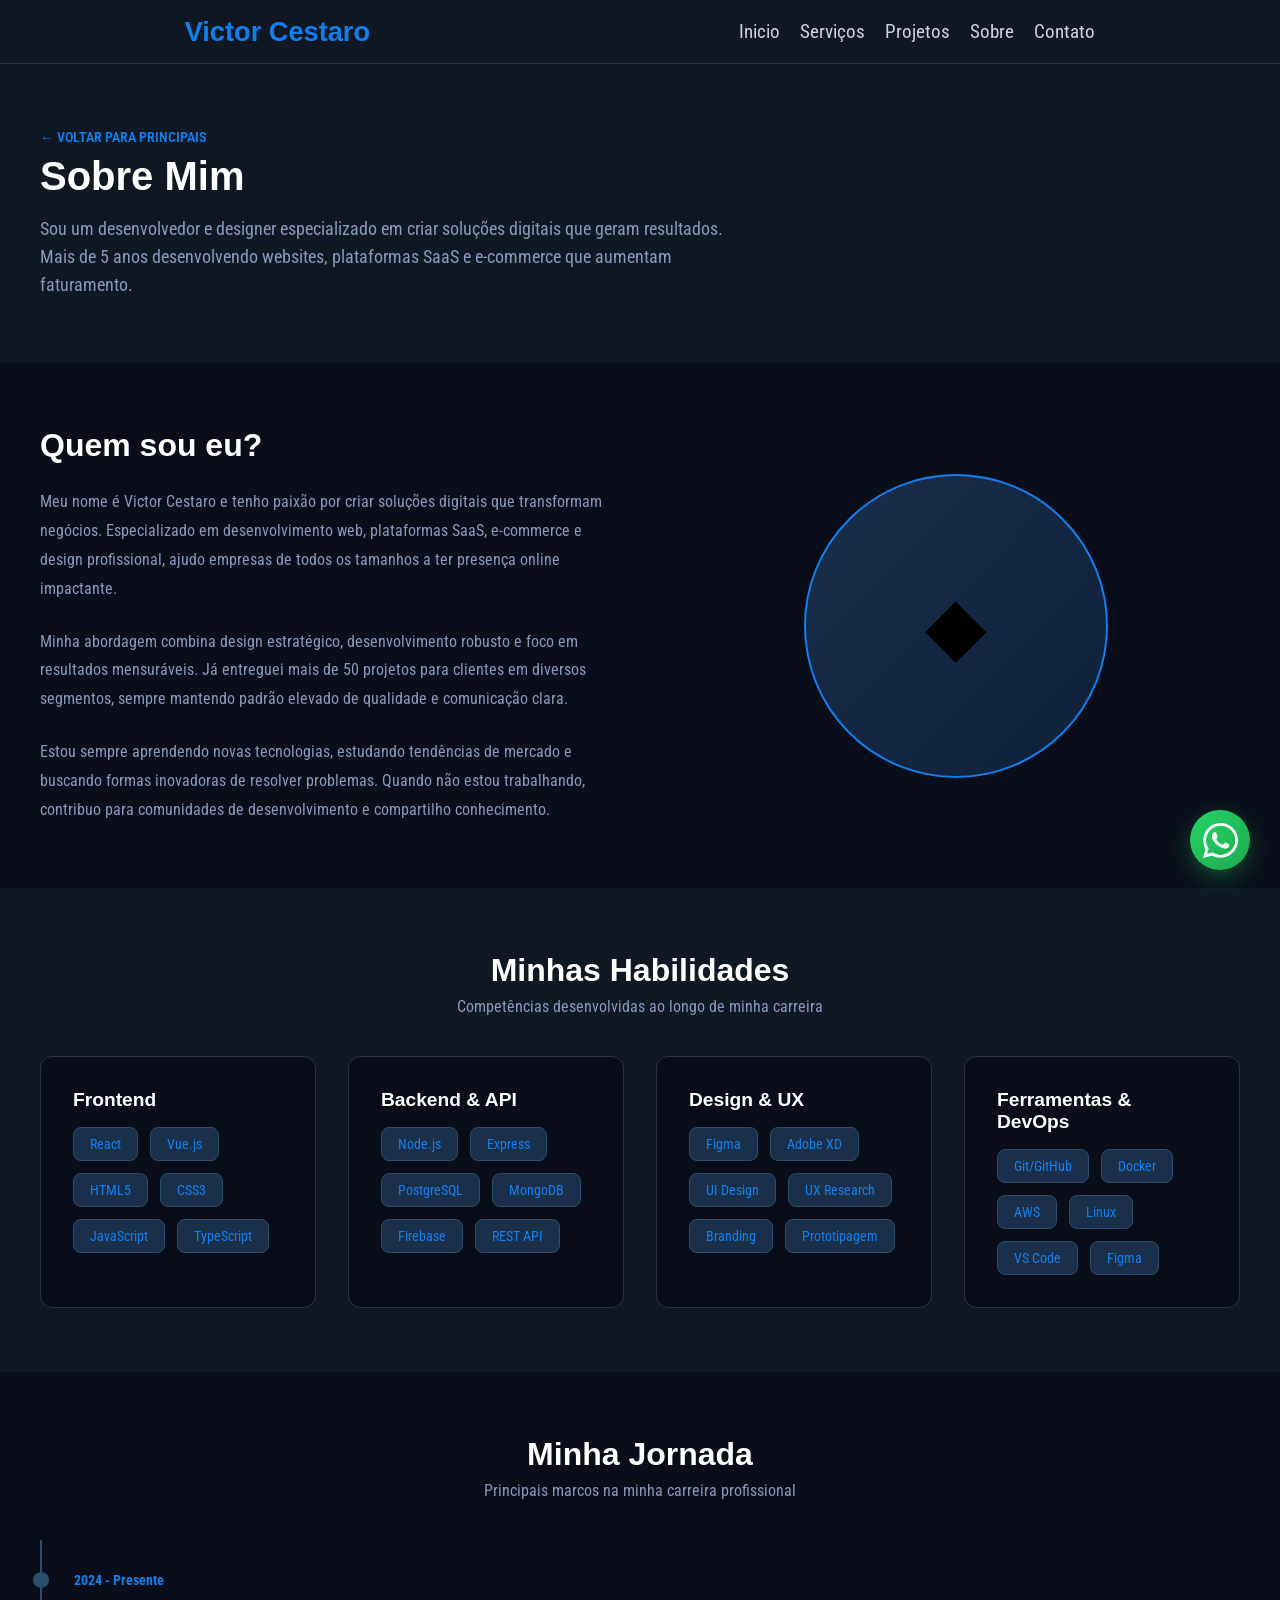
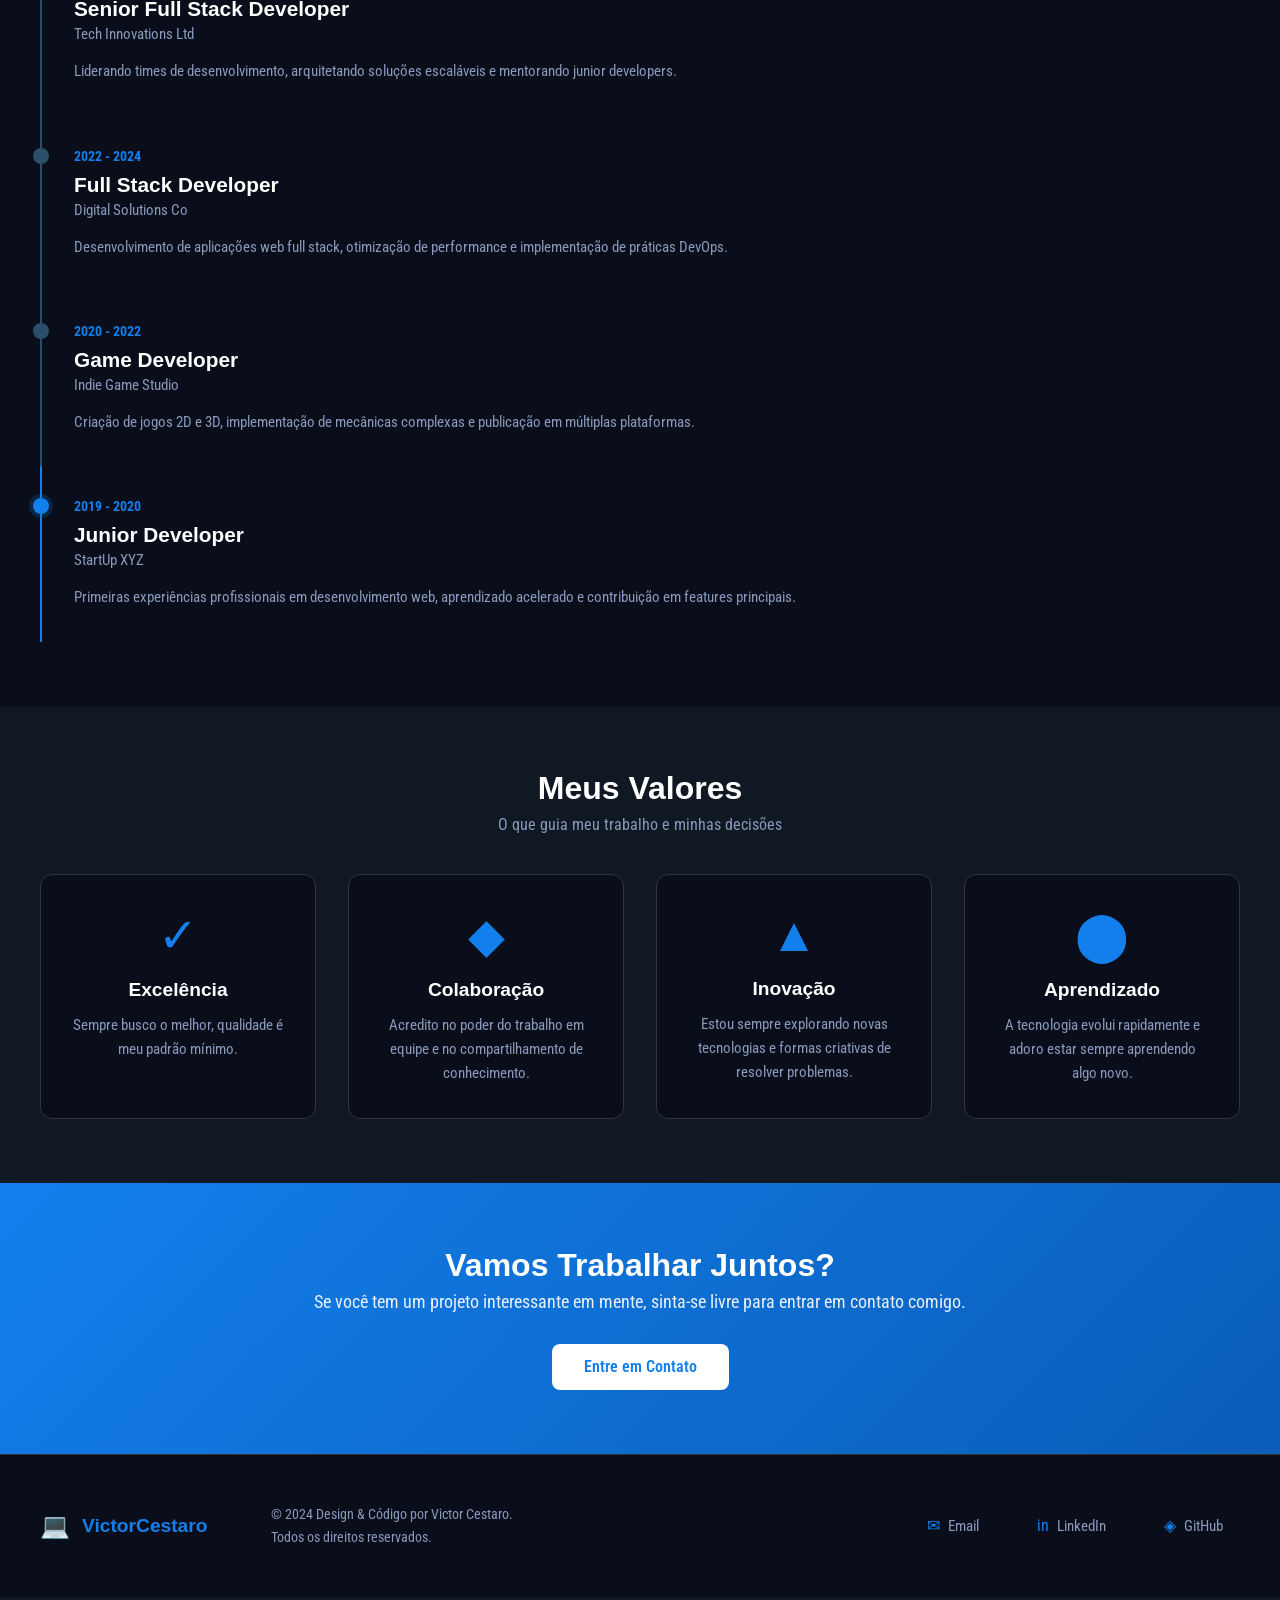
<file: sobre.html>
<!DOCTYPE html>
<html lang="pt-BR">

<head>
    <meta charset="UTF-8">
    <meta name="viewport" content="width=device-width, initial-scale=1.0">
    <link rel="stylesheet" href="style.css">
    <link rel="stylesheet" href="mobile.css">
    <title>Sobre - Victor Cestaro</title>
</head>

<body>
    <header class="menu-desktop">
         <div class="logo"><h1 class="nome-principal">Victor Cestaro</h1></div>
        <nav class="nav-desktop">
            <a href="index.html" class="link-menu">Inicio</a>
            <a href="index.html#servicos" class="link-menu">Serviços</a>
            <a href="portfolio.html" class="link-menu">Projetos</a>
            <a href="sobre.html" class="link-menu">Sobre</a>
            <a href="contato.html" class="link-menu">Contato</a>
        </nav>
        <button class="menu-hamburger" id="menuHamburger">
            <span></span>
            <span></span>
            <span></span>
        </button>
    </header>
    
    <nav class="nav-mobile" id="navMobile">
        <a href="index.html" class="link-menu-mobile">Inicio</a>
        <a href="index.html#servicos" class="link-menu-mobile">Serviços</a>
        <a href="portfolio.html" class="link-menu-mobile">Projetos</a>
        <a href="sobre.html" class="link-menu-mobile">Sobre</a>
        <a href="contato.html" class="link-menu-mobile">Contato</a>
    </nav>

    <main>
        <section class="sobre-hero">
            <div class="container-sobre">
                <div class="sobre-content">
                <a href="index.html"><span class="sobre-breadcrumb">← VOLTAR PARA PRINCIPAIS</span></a>
                    <h1 class="sobre-titulo">Sobre Mim</h1>
                    <p class="sobre-descricao">Sou um desenvolvedor e designer especializado em criar soluções digitais que geram resultados. Mais de 5 anos desenvolvendo websites, plataformas SaaS e e-commerce que aumentam faturamento.</p>
                </div>
            </div>
        </section>

        <section class="sobre-bio">
            <div class="container-sobre">
                <div class="grid-bio">
                    <div class="bio-info">
                        <h2 class="bio-titulo">Quem sou eu?</h2>
                        <p class="bio-texto">
                            Meu nome é Victor Cestaro e tenho paixão por criar soluções digitais que transformam negócios. Especializado em desenvolvimento web, plataformas SaaS, e-commerce e design profissional, ajudo empresas de todos os tamanhos a ter presença online impactante.
                        </p>
                        <p class="bio-texto">
                            Minha abordagem combina design estratégico, desenvolvimento robusto e foco em resultados mensuráveis. Já entreguei mais de 50 projetos para clientes em diversos segmentos, sempre mantendo padrão elevado de qualidade e comunicação clara.
                        </p>
                        <p class="bio-texto">
                            Estou sempre aprendendo novas tecnologias, estudando tendências de mercado e buscando formas inovadoras de resolver problemas. Quando não estou trabalhando, contribuo para comunidades de desenvolvimento e compartilho conhecimento.
                        </p>
                    </div>

                    <div class="bio-avatar">
                        <div class="avatar-placeholder">◆</div>
                    </div>
                </div>
            </div>
        </section>

        <section class="sobre-habilidades">
            <div class="container-sobre">
                <h2 class="habilidades-titulo">Minhas Habilidades</h2>
                <p class="habilidades-descricao">Competências desenvolvidas ao longo de minha carreira</p>

                <div class="grid-habilidades">
                    <div class="categoria-habilidades">
                        <h3 class="categoria-titulo">Frontend</h3>
                        <div class="lista-habilidades">
                            <span class="badge-habilidade">React</span>
                            <span class="badge-habilidade">Vue.js</span>
                            <span class="badge-habilidade">HTML5</span>
                            <span class="badge-habilidade">CSS3</span>
                            <span class="badge-habilidade">JavaScript</span>
                            <span class="badge-habilidade">TypeScript</span>
                        </div>
                    </div>

                    <div class="categoria-habilidades">
                        <h3 class="categoria-titulo">Backend & API</h3>
                        <div class="lista-habilidades">
                            <span class="badge-habilidade">Node.js</span>
                            <span class="badge-habilidade">Express</span>
                            <span class="badge-habilidade">PostgreSQL</span>
                            <span class="badge-habilidade">MongoDB</span>
                            <span class="badge-habilidade">Firebase</span>
                            <span class="badge-habilidade">REST API</span>
                        </div>
                    </div>

                    <div class="categoria-habilidades">
                        <h3 class="categoria-titulo">Design & UX</h3>
                        <div class="lista-habilidades">
                            <span class="badge-habilidade">Figma</span>
                            <span class="badge-habilidade">Adobe XD</span>
                            <span class="badge-habilidade">UI Design</span>
                            <span class="badge-habilidade">UX Research</span>
                            <span class="badge-habilidade">Branding</span>
                            <span class="badge-habilidade">Prototipagem</span>
                        </div>
                    </div>

                    <div class="categoria-habilidades">
                        <h3 class="categoria-titulo">Ferramentas & DevOps</h3>
                        <div class="lista-habilidades">
                            <span class="badge-habilidade">Git/GitHub</span>
                            <span class="badge-habilidade">Docker</span>
                            <span class="badge-habilidade">AWS</span>
                            <span class="badge-habilidade">Linux</span>
                            <span class="badge-habilidade">VS Code</span>
                            <span class="badge-habilidade">Figma</span>
                        </div>
                    </div>
                </div>
            </div>
        </section>

        <section class="sobre-timeline">
            <div class="container-sobre">
                <h2 class="timeline-titulo">Minha Jornada</h2>
                <p class="timeline-descricao">Principais marcos na minha carreira profissional</p>

                <div class="timeline">
                    <div class="timeline-item">
                        <div class="timeline-marker"></div>
                        <div class="timeline-content">
                            <h3 class="timeline-ano">2024 - Presente</h3>
                            <h4 class="timeline-posicao">Senior Full Stack Developer</h4>
                            <p class="timeline-empresa">Tech Innovations Ltd</p>
                            <p class="timeline-descricao-item">Liderando times de desenvolvimento, arquitetando soluções escaláveis e mentorando junior developers.</p>
                        </div>
                    </div>

                    <div class="timeline-item">
                        <div class="timeline-marker"></div>
                        <div class="timeline-content">
                            <h3 class="timeline-ano">2022 - 2024</h3>
                            <h4 class="timeline-posicao">Full Stack Developer</h4>
                            <p class="timeline-empresa">Digital Solutions Co</p>
                            <p class="timeline-descricao-item">Desenvolvimento de aplicações web full stack, otimização de performance e implementação de práticas DevOps.</p>
                        </div>
                    </div>

                    <div class="timeline-item">
                        <div class="timeline-marker"></div>
                        <div class="timeline-content">
                            <h3 class="timeline-ano">2020 - 2022</h3>
                            <h4 class="timeline-posicao">Game Developer</h4>
                            <p class="timeline-empresa">Indie Game Studio</p>
                            <p class="timeline-descricao-item">Criação de jogos 2D e 3D, implementação de mecânicas complexas e publicação em múltiplas plataformas.</p>
                        </div>
                    </div>

                    <div class="timeline-item">
                        <div class="timeline-marker"></div>
                        <div class="timeline-content">
                            <h3 class="timeline-ano">2019 - 2020</h3>
                            <h4 class="timeline-posicao">Junior Developer</h4>
                            <p class="timeline-empresa">StartUp XYZ</p>
                            <p class="timeline-descricao-item">Primeiras experiências profissionais em desenvolvimento web, aprendizado acelerado e contribuição em features principais.</p>
                        </div>
                    </div>
                </div>
            </div>
        </section>

        <section class="sobre-valores">
            <div class="container-sobre">
                <h2 class="valores-titulo">Meus Valores</h2>
                <p class="valores-descricao">O que guia meu trabalho e minhas decisões</p>

                <div class="grid-valores">
                    <div class="card-valor">
                        <div class="valor-icon">✓</div>
                        <h3 class="valor-titulo">Excelência</h3>
                        <p class="valor-descricao">Sempre busco o melhor, qualidade é meu padrão mínimo.</p>
                    </div>

                    <div class="card-valor">
                        <div class="valor-icon">◆</div>
                        <h3 class="valor-titulo">Colaboração</h3>
                        <p class="valor-descricao">Acredito no poder do trabalho em equipe e no compartilhamento de conhecimento.</p>
                    </div>

                    <div class="card-valor">
                        <div class="valor-icon">▲</div>
                        <h3 class="valor-titulo">Inovação</h3>
                        <p class="valor-descricao">Estou sempre explorando novas tecnologias e formas criativas de resolver problemas.</p>
                    </div>

                    <div class="card-valor">
                        <div class="valor-icon">⬤</div>
                        <h3 class="valor-titulo">Aprendizado</h3>
                        <p class="valor-descricao">A tecnologia evolui rapidamente e adoro estar sempre aprendendo algo novo.</p>
                    </div>
                </div>
            </div>
        </section>

        <section class="sobre-cta">
            <div class="container-sobre">
                <h2 class="cta-titulo">Vamos Trabalhar Juntos?</h2>
                <p class="cta-descricao">Se você tem um projeto interessante em mente, sinta-se livre para entrar em contato comigo.</p>
                <a href="contato.html" class="btn-cta">Entre em Contato</a>
            </div>
        </section>
    </main>

    <footer class="footer">
        <div class="container-footer">
            <div class="footer-logo">
                <span class="logo-icon">💻</span>
                <span class="logo-text">VictorCestaro</span>
            </div>

            <div class="footer-content">
                <p class="footer-copyright">© 2024 Design & Código por Victor Cestaro.<br>Todos os direitos reservados.
                </p>

                <div class="footer-sociais">
                    <a href="mailto:victor.cestaros@gmail.com" class="social-link" title="Email">
                        <span class="social-icon">✉</span> Email
                    </a>
                    <a href="https://linkedin.com/in/victor-hugo-cestaro" target="_blank" class="social-link"
                        title="LinkedIn">
                        <span class="social-icon">in</span> LinkedIn
                    </a>
                    <a href="https://github.com/victorcestaro" target="_blank" class="social-link" title="GitHub">
                        <span class="social-icon">◈</span> GitHub
                    </a>
                </div>
            </div>
        </div>
    </footer>>

    <!-- Botão Flutuante WhatsApp -->
    <a href="https://wa.me/5516992119714?text=Olá%20Victor!%20Gostaria%20de%20conversar%20sobre%20serviços"
        target="_blank" class="whatsapp-btn" title="Entre em contato via WhatsApp">
        <img src="/assets/icons/whatsapp.png" alt="whatsapp" class="whatsapp-icon">
    </a>

    <script src="../js/script.js"></script>
</body>

</html>
</file>
<file: style.css>
@import url('https://fonts.googleapis.com/css2?family=Google+Sans:ital,opsz,wght@0,17..18,400..700;1,17..18,400..700&family=Roboto+Condensed:ital,wght@0,100..900;1,100..900&display=swap');

a{
    text-decoration: none;
}
body{
    margin: 0;
    padding: 0;

    scrollbar-width: none;

    background-color: #101823;
}

.menu-desktop{
    width: 100%;
    height: 4rem;
    background-color: #101823;
    display: flex;
    align-items: center;
    justify-content: space-around;
    box-sizing: border-box;

    border-bottom: 0.1rem solid #333;
}

.logo{
    width: auto;
    height: 4rem;

    display: flex;
    align-items: center;
    justify-content: center;
}

.logo h1{
    font-size: 1.7rem;
    color: #137FEC;
}

.menu-desktop nav {
    display: flex;
    gap: 20px;
}

.link-menu{
    color: #CBD4E1;
    text-decoration: none;
    font-size: 1.2rem;
    font-family: 'Roboto Condensed', sans-serif;

    transition: all 0.3s ease;
}

.link-menu:hover{
    color: #137FEC;
}

/* MENU HAMBURGER */
.menu-hamburger {
    display: none;
    flex-direction: column;
    background: none;
    border: none;
    cursor: pointer;
    gap: 6px;
}

.menu-hamburger span {
    width: 25px;
    height: 3px;
    background-color: #CBD4E1;
    border-radius: 2px;
    transition: all 0.3s ease;
}

.menu-hamburger.ativo span:nth-child(1) {
    transform: rotate(45deg) translate(10px, 10px);
}

.menu-hamburger.ativo span:nth-child(2) {
    opacity: 0;
}

.menu-hamburger.ativo span:nth-child(3) {
    transform: rotate(-45deg) translate(7px, -7px);
}

/* MENU MOBILE */
.nav-mobile {
    display: none;
    position: fixed;
    top: 4rem;
    left: 0;
    right: 0;
    background-color: #0A0E1A;
    border-bottom: 1px solid #333;
    flex-direction: column;
    padding: 1rem 2rem;
    gap: 1rem;
    z-index: 999;
}

.nav-mobile.ativo {
    display: flex;
}

.link-menu-mobile {
    color: #CBD4E1;
    text-decoration: none;
    font-size: 1.1rem;
    font-family: 'Roboto Condensed', sans-serif;
    padding: 0.75rem 0;
    border-bottom: 1px solid #333;
    transition: all 0.3s ease;
}

.link-menu-mobile:last-child {
    border-bottom: none;
}

.link-menu-mobile:hover {
    color: #137FEC;
    padding-left: 0.5rem;
}

/* RESPONSIVO - MOSTRAR HAMBURGER EM MOBILE */
@media (max-width: 768px) {
    .menu-hamburger {
        display: flex;
    }

    .nav-desktop {
        display: none !important;
    }
}

/* BANNER ENTRADA */
.banner-entrada {
    width: 100%;
    min-height: calc(100vh - 4rem);
    background-color: #101823;
    display: flex;
    align-items: center;
    justify-content: center;
    padding: 4rem 2rem;
    box-sizing: border-box;
}

.container-banner {
    max-width: 1200px;
    width: 100%;
    display: grid;
    grid-template-columns: 1fr 1fr;
    gap: 4rem;
    align-items: center;
}

.content-banner {
    display: flex;
    flex-direction: column;
    gap: 1.5rem;
}

.nome-principal {
    font-size: 4rem;
    font-weight: 700;
    color: #FFFFFF;
    margin: 0;
    font-family: 'Google Sans', sans-serif;
    line-height: 1.1;
}

.subtitulo {
    font-size: 2.5rem;
    font-weight: 700;
    background: linear-gradient(135deg, #137FEC, #0A5DB8);
    -webkit-background-clip: text;
    -webkit-text-fill-color: transparent;
    background-clip: text;
    margin: 0;
    font-family: 'Google Sans', sans-serif;
    line-height: 1.1;
}

.descricao {
    font-size: 1.1rem;
    color: #CBD4E1;
    font-family: 'Roboto Condensed', sans-serif;
    line-height: 1.6;
    max-width: 500px;
    margin: 0;
}

.botoes-banner {
    display: flex;
    gap: 1rem;
    margin-top: 1rem;
}

.btn {
    padding: 0.75rem 1.5rem;
    font-size: 1rem;
    font-weight: 600;
    border: none;
    border-radius: 0.5rem;
    cursor: pointer;
    font-family: 'Roboto Condensed', sans-serif;
    transition: all 0.3s ease;
    text-transform: uppercase;
}

.btn-primary {
    background-color: #137FEC;
    color: #FFFFFF;
}

.btn-primary:hover {
    background-color: #0A5DB8;
    transform: translateY(-2px);
    box-shadow: 0 8px 16px rgba(19, 127, 236, 0.3);
}

.btn-secondary {
    background-color: #2A3A52;
    color: #CBD4E1;
}

.btn-secondary:hover {
    background-color: #3A4A62;
    transform: translateY(-2px);
    box-shadow: 0 8px 16px rgba(58, 74, 98, 0.3);
}

.stats {
    display: flex;
    gap: 3rem;
    margin-top: 2rem;
}

.stat-item {
    display: flex;
    flex-direction: column;
    gap: 0.5rem;
}

.stat-numero {
    font-size: 1.8rem;
    font-weight: 700;
    color: #137FEC;
    font-family: 'Google Sans', sans-serif;
}

.stat-label {
    font-size: 0.85rem;
    color: #8899BB;
    font-family: 'Roboto Condensed', sans-serif;
    text-transform: uppercase;
    letter-spacing: 0.05em;
}

/* CODE DISPLAY */
.code-display {
    background-color: #0A0E1A;
    border: 1px solid #333;
    border-radius: 0.5rem;
    overflow: hidden;
    box-shadow: 0 20px 40px rgba(0, 0, 0, 0.5);
}

.code-header {
    background-color: #1A2332;
    padding: 1rem;
    border-bottom: 1px solid #333;
    display: flex;
    align-items: center;
    gap: 0.5rem;
}

.code-header::before {
    content: '';
    display: inline-block;
    width: 0.75rem;
    height: 0.75rem;
    background-color: #EF4444;
    border-radius: 50%;
    margin-right: 0.25rem;
}

.code-header::after {
    content: '';
    display: inline-block;
    width: 0.75rem;
    height: 0.75rem;
    background-color: #FBBF24;
    border-radius: 50%;
    margin-right: 0.25rem;
}

.code-title {
    color: #8899BB;
    font-family: 'Roboto Condensed', monospace;
    font-size: 0.9rem;
}

.code-content {
    padding: 1.5rem;
    color: #86DE74;
    font-family: 'Courier New', monospace;
    font-size: 0.95rem;
    line-height: 1.6;
    overflow-x: auto;
}

.code-content pre {
    margin: 0;
    white-space: pre-wrap;
    word-wrap: break-word;
}

/* RESPONSIVO */
@media (max-width: 768px) {
    .container-banner {
        grid-template-columns: 1fr;
        gap: 2rem;
    }

    .nome-principal {
        font-size: 2.5rem;
    }

    .subtitulo {
        font-size: 1.8rem;
    }

    .descricao {
        font-size: 1rem;
    }

    .botoes-banner {
        flex-direction: column;
    }

    .btn {
        width: 100%;
        text-align: center;
    }

    .stats {
        gap: 2rem;
    }

    .code-display {
        display: none;
    }
}

/* PORTFOLIO DESTAQUE */
.portfolio-destaque {
    width: 100%;
    padding: 4rem 2rem;
    background-color: #101823;
    box-sizing: border-box;
    overflow-x: hidden;
}

.container-portfolio {
    max-width: 1200px;
    margin: 0 auto;
    box-sizing: border-box;
}

.titulo-portfolio {
    font-size: 2.5rem;
    color: #FFFFFF;
    font-family: 'Google Sans', sans-serif;
    font-weight: 700;
    margin: 0 0 2rem 0;
    position: relative;
    padding-bottom: 1rem;
}

.titulo-portfolio::after {
    content: '';
    position: absolute;
    bottom: 0;
    left: 0;
    width: 80px;
    height: 4px;
    background: linear-gradient(90deg, #137FEC, #0A5DB8);
    border-radius: 2px;
}

/* ABAS */
.abas-portfolio {
    display: flex;
    gap: 2rem;
    margin-bottom: 2rem;
    border-bottom: 1px solid #333;
    padding-bottom: 1rem;
    box-sizing: border-box;
}

.aba-btn {
    background: none;
    border: none;
    color: #8899BB;
    font-size: 1rem;
    font-weight: 600;
    font-family: 'Roboto Condensed', sans-serif;
    cursor: pointer;
    padding-bottom: 0.75rem;
    transition: all 0.3s ease;
    display: flex;
    align-items: center;
    gap: 0.5rem;
    position: relative;
}

.aba-icon {
    font-size: 1.2rem;
    color: #137FEC;
}

.aba-btn:hover {
    color: #CBD4E1;
}

.aba-ativo {
    color: #137FEC;
    font-weight: 700;
}

.aba-ativo::after {
    content: '';
    position: absolute;
    bottom: -1rem;
    left: 0;
    right: 0;
    height: 3px;
    background: linear-gradient(90deg, #137FEC, #0A5DB8);
    border-radius: 2px;
}

/* GRID DE PROJETOS */
.grid-projetos {
    display: grid;
    grid-template-columns: repeat(3, 1fr);
    gap: 2rem;
    margin-bottom: 3rem;
    box-sizing: border-box;
}

.card-projeto {
    background-color: #0A0E1A;
    border: 1px solid #333;
    border-radius: 0.75rem;
    overflow: hidden;
    transition: all 0.3s ease;
    cursor: pointer;
    display: flex;
    flex-direction: column;
    position: relative;
}

.card-projeto:hover {
    border-color: #137FEC;
    transform: translateY(-4px);
    box-shadow: 0 12px 24px rgba(19, 127, 236, 0.15);
}

.projeto-imagem {
    width: 100%;
    height: 200px;
    background-size: cover;
    background-position: center;
    position: relative;
}

.projeto-badge,
.projeto-badge-app {
    position: absolute;
    top: 1rem;
    right: 1rem;
    background-color: #137FEC;
    color: white;
    padding: 0.4rem 0.8rem;
    font-size: 0.75rem;
    font-weight: 700;
    border-radius: 0.3rem;
    font-family: 'Roboto Condensed', sans-serif;
}

.projeto-badge-app {
    background-color: #4C9AFF;
}

.projeto-info {
    padding: 1.5rem;
    display: flex;
    flex-direction: column;
    gap: 1rem;
    flex-grow: 1;
}

.projeto-titulo {
    font-size: 1.3rem;
    color: #FFFFFF;
    margin: 0;
    font-family: 'Google Sans', sans-serif;
    font-weight: 600;
}

.projeto-descricao {
    font-size: 0.95rem;
    color: #8899BB;
    margin: 0;
    line-height: 1.5;
    font-family: 'Roboto Condensed', sans-serif;
}

.projeto-tags {
    display: flex;
    flex-wrap: wrap;
    gap: 0.5rem;
    margin-top: auto;
}

.tag {
    background-color: #1A2F4A;
    color: #137FEC;
    padding: 0.4rem 0.8rem;
    font-size: 0.8rem;
    border-radius: 0.3rem;
    font-family: 'Roboto Condensed', sans-serif;
    border: 1px solid #2A4F6A;
    transition: all 0.2s ease;
}

.tag:hover {
    background-color: #137FEC;
    color: #FFFFFF;
    border-color: #137FEC;
}

/* BOTÃO CARREGAR MAIS */
.container-botao-carregar {
    display: flex;
    justify-content: center;
    margin-top: 2rem;
}

.btn-carregar-mais {
    background-color: transparent;
    border: 2px solid #137FEC;
    color: #137FEC;
    padding: 0.75rem 2rem;
    font-size: 1rem;
    font-weight: 600;
    border-radius: 0.5rem;
    cursor: pointer;
    font-family: 'Roboto Condensed', sans-serif;
    transition: all 0.3s ease;
    display: flex;
    align-items: center;
    gap: 0.5rem;
}

.btn-carregar-mais::after {
    content: '▼';
    font-size: 0.8rem;
}

.btn-carregar-mais:hover {
    background-color: #137FEC;
    color: #FFFFFF;
    transform: translateY(-2px);
}

/* RESPONSIVO */
@media (max-width: 1024px) {
    .grid-projetos {
        grid-template-columns: repeat(2, 1fr);
    }
}

@media (max-width: 768px) {
    .titulo-portfolio {
        font-size: 1.8rem;
    }

    .abas-portfolio {
        gap: 1rem;
    }

    .grid-projetos {
        grid-template-columns: 1fr;
    }

    .card-projeto {
        flex-direction: row;
    }

    .projeto-imagem {
        width: 150px;
        height: 150px;
        min-width: 150px;
    }
}

/* CARACTERÍSTICAS */
.caracteristicas {
    width: 100%;
    padding: 4rem 2rem;
    background-color: #101823;
    box-sizing: border-box;
}

.container-caracteristicas {
    max-width: 1200px;
    margin: 0 auto;
    display: grid;
    grid-template-columns: repeat(4, 1fr);
    gap: 2rem;
    box-sizing: border-box;
}

.card-caracteristica {
    display: flex;
    flex-direction: column;
    align-items: flex-start;
    gap: 1rem;
    padding: 2rem;
    background-color: #0A0E1A;
    border: 1px solid #333;
    border-radius: 0.75rem;
    transition: all 0.3s ease;
}

.card-caracteristica:hover {
    border-color: #137FEC;
    transform: translateY(-4px);
    box-shadow: 0 12px 24px rgba(19, 127, 236, 0.15);
}

.caracteristica-icone {
    font-size: 2rem;
    color: #137FEC;
    width: 50px;
    height: 50px;
    display: flex;
    align-items: center;
    justify-content: center;
    background-color: rgba(19, 127, 236, 0.1);
    border-radius: 0.5rem;
}

.caracteristica-titulo {
    font-size: 1.2rem;
    color: #FFFFFF;
    margin: 0;
    font-family: 'Google Sans', sans-serif;
    font-weight: 600;
}

.caracteristica-descricao {
    font-size: 0.95rem;
    color: #8899BB;
    margin: 0;
    line-height: 1.6;
    font-family: 'Roboto Condensed', sans-serif;
}

/* FOOTER */
.footer {
    width: 100%;
    padding: 3rem 2rem;
    background-color: #0A0E1A;
    border-top: 1px solid #333;
    box-sizing: border-box;
}

.container-footer {
    max-width: 1200px;
    margin: 0 auto;
    display: grid;
    grid-template-columns: auto 1fr;
    gap: 4rem;
    align-items: center;
    box-sizing: border-box;
}

.footer-logo {
    display: flex;
    align-items: center;
    gap: 0.75rem;
}

.logo-icon {
    font-size: 1.5rem;
}

.logo-text {
    font-size: 1.2rem;
    color: #137FEC;
    font-weight: 700;
    font-family: 'Google Sans', sans-serif;
}

.footer-content {
    display: flex;
    justify-content: space-between;
    align-items: center;
    gap: 2rem;
}

.footer-copyright {
    color: #8899BB;
    font-size: 0.9rem;
    margin: 0;
    font-family: 'Roboto Condensed', sans-serif;
    line-height: 1.6;
}

.footer-sociais {
    display: flex;
    gap: 1.5rem;
}

.social-link {
    display: flex;
    align-items: center;
    gap: 0.5rem;
    color: #8899BB;
    text-decoration: none;
    font-family: 'Roboto Condensed', sans-serif;
    font-size: 0.95rem;
    transition: all 0.3s ease;
    padding: 0.5rem 1rem;
    border-radius: 0.3rem;
    border: 1px solid transparent;
}

.social-icon {
    font-size: 1rem;
    color: #137FEC;
}

.social-link:hover {
    color: #137FEC;
    border-color: #137FEC;
    transform: translateY(-2px);
}

/* RESPONSIVO */
@media (max-width: 1024px) {
    .container-caracteristicas {
        grid-template-columns: repeat(2, 1fr);
    }

    .container-footer {
        grid-template-columns: 1fr;
        gap: 2rem;
    }

    .footer-content {
        flex-direction: column;
        align-items: flex-start;
    }
}

@media (max-width: 768px) {
    .container-caracteristicas {
        grid-template-columns: 1fr;
    }

    .card-caracteristica {
        padding: 1.5rem;
    }

    .footer-copyright {
        font-size: 0.85rem;
    }

    .footer-sociais {
        gap: 1rem;
    }

    .social-link {
        padding: 0.4rem 0.8rem;
        font-size: 0.85rem;
    }
}

/* GALERIA DE PROJETOS */
.galeria-projetos {
    width: 100%;
    padding: 4rem 2rem;
    background-color: #101823;
    box-sizing: border-box;
}

.container-galeria {
    max-width: 1200px;
    margin: 0 auto;
    box-sizing: border-box;
}

.galeria-header {
    display: flex;
    justify-content: space-between;
    align-items: flex-start;
    margin-bottom: 3rem;
    gap: 2rem;
}

.galeria-info {
    flex: 1;
}

.galeria-titulo {
    font-size: 2.5rem;
    color: #FFFFFF;
    font-family: 'Google Sans', sans-serif;
    font-weight: 700;
    margin: 0 0 1rem 0;
}

.galeria-descricao {
    font-size: 1rem;
    color: #8899BB;
    margin: 0;
    line-height: 1.6;
    font-family: 'Roboto Condensed', sans-serif;
    max-width: 500px;
}

.btn-voltar {
    background: transparent;
    border: 2px solid #137FEC;
    color: #137FEC;
    padding: 0.75rem 1.5rem;
    font-size: 0.95rem;
    font-weight: 600;
    border-radius: 0.5rem;
    cursor: pointer;
    font-family: 'Roboto Condensed', sans-serif;
    transition: all 0.3s ease;
    white-space: nowrap;
}

.btn-voltar:hover {
    background-color: #137FEC;
    color: #FFFFFF;
    transform: translateY(-2px);
}

/* FILTROS DA GALERIA */
.filtros-galeria {
    margin-bottom: 2rem;
}

.abas-filtro {
    display: flex;
    gap: 1rem;
    flex-wrap: wrap;
    padding-bottom: 1rem;
    border-bottom: 1px solid #333;
}

.aba-filtro {
    background-color: #1A2F4A;
    color: #8899BB;
    border: 1px solid #2A4F6A;
    padding: 0.6rem 1.2rem;
    font-size: 0.9rem;
    font-weight: 600;
    border-radius: 0.5rem;
    cursor: pointer;
    font-family: 'Roboto Condensed', sans-serif;
    transition: all 0.3s ease;
}

.aba-filtro:hover {
    border-color: #137FEC;
    color: #137FEC;
}

.aba-filtro-ativo {
    background-color: #137FEC;
    color: #FFFFFF;
    border-color: #137FEC;
}

/* GRID DA GALERIA */
.grid-galeria {
    display: grid;
    grid-template-columns: repeat(3, 1fr);
    gap: 2rem;
    margin-bottom: 3rem;
    box-sizing: border-box;
}

.card-galeria {
    background-color: #0A0E1A;
    border: 1px solid #333;
    border-radius: 0.75rem;
    overflow: hidden;
    transition: all 0.3s ease;
    display: flex;
    flex-direction: column;
}

.card-galeria:hover {
    border-color: #137FEC;
    transform: translateY(-4px);
    box-shadow: 0 12px 24px rgba(19, 127, 236, 0.15);
}

.galeria-imagem {
    width: 100%;
    height: 220px;
    background-size: cover;
    background-position: center;
    position: relative;
    display: flex;
    align-items: flex-start;
    padding: 1rem;
    box-sizing: border-box;
}

.badge-galeria {
    background-color: #137FEC;
    color: white;
    padding: 0.4rem 0.8rem;
    font-size: 0.75rem;
    font-weight: 700;
    border-radius: 0.3rem;
    font-family: 'Roboto Condensed', sans-serif;
}

.galeria-card-info {
    padding: 1.5rem;
    display: flex;
    flex-direction: column;
    gap: 1rem;
    flex-grow: 1;
}

.galeria-card-titulo {
    font-size: 1.2rem;
    color: #FFFFFF;
    margin: 0;
    font-family: 'Google Sans', sans-serif;
    font-weight: 600;
}

.galeria-card-descricao {
    font-size: 0.9rem;
    color: #8899BB;
    margin: 0;
    line-height: 1.5;
    font-family: 'Roboto Condensed', sans-serif;
}

.galeria-card-tags {
    display: flex;
    flex-wrap: wrap;
    gap: 0.5rem;
}

.galeria-tag {
    background-color: #1A2F4A;
    color: #137FEC;
    padding: 0.3rem 0.7rem;
    font-size: 0.75rem;
    border-radius: 0.25rem;
    font-family: 'Roboto Condensed', sans-serif;
    border: 1px solid #2A4F6A;
}

.galeria-card-footer {
    display: flex;
    gap: 1rem;
    margin-top: auto;
}

.btn-ver-projeto {
    flex: 1;
    background-color: #137FEC;
    color: #FFFFFF;
    border: none;
    padding: 0.6rem 1rem;
    font-size: 0.9rem;
    font-weight: 600;
    border-radius: 0.4rem;
    cursor: pointer;
    font-family: 'Roboto Condensed', sans-serif;
    transition: all 0.3s ease;
}

.btn-ver-projeto:hover {
    background-color: #0A5DB8;
    transform: translateY(-2px);
}

.btn-compartilhar {
    background-color: #1A2F4A;
    color: #8899BB;
    border: 1px solid #2A4F6A;
    padding: 0.6rem 0.8rem;
    font-size: 1rem;
    cursor: pointer;
    border-radius: 0.4rem;
    transition: all 0.3s ease;
}

.btn-compartilhar:hover {
    background-color: #137FEC;
    color: #FFFFFF;
    border-color: #137FEC;
}

/* DESTAQUES TÉCNICOS */
.destaques-tecnicos {
    width: 100%;
    padding: 4rem 2rem;
    background-color: #0A0E1A;
    box-sizing: border-box;
}

.container-destaques {
    max-width: 1200px;
    margin: 0 auto;
    box-sizing: border-box;
    text-align: center;
}

.destaques-titulo {
    font-size: 2rem;
    color: #FFFFFF;
    font-family: 'Google Sans', sans-serif;
    font-weight: 700;
    margin: 0 0 0.5rem 0;
}

.destaques-descricao {
    font-size: 1rem;
    color: #8899BB;
    margin: 0 0 2rem 0;
    font-family: 'Roboto Condensed', sans-serif;
}

.grid-tecnologias {
    display: grid;
    grid-template-columns: repeat(6, 1fr);
    gap: 1.5rem;
}

.card-tecnologia {
    display: flex;
    flex-direction: column;
    align-items: center;
    gap: 1rem;
    padding: 1.5rem;
    background-color: #101823;
    border: 1px solid #333;
    border-radius: 0.75rem;
    transition: all 0.3s ease;
}

.card-tecnologia:hover {
    border-color: #137FEC;
    transform: translateY(-4px);
    box-shadow: 0 8px 16px rgba(19, 127, 236, 0.1);
}

.tech-icon {
    font-size: 2.5rem;
    color: #137FEC;
}

.tech-nome {
    font-size: 0.95rem;
    color: #8899BB;
    font-family: 'Roboto Condensed', sans-serif;
    font-weight: 600;
}

/* RESPONSIVO */
@media (max-width: 1024px) {
    .grid-galeria {
        grid-template-columns: repeat(2, 1fr);
    }

    .grid-tecnologias {
        grid-template-columns: repeat(3, 1fr);
    }
}

@media (max-width: 768px) {
    .galeria-header {
        flex-direction: column;
    }

    .galeria-titulo {
        font-size: 1.8rem;
    }

    .btn-voltar {
        width: 100%;
        text-align: center;
    }

    .grid-galeria {
        grid-template-columns: 1fr;
    }

    .abas-filtro {
        gap: 0.5rem;
    }

    .aba-filtro {
        padding: 0.5rem 1rem;
        font-size: 0.8rem;
    }

    .grid-tecnologias {
        grid-template-columns: repeat(2, 1fr);
    }
}

/* PÁGINA DE CONTATO */
.contato-conexoes {
    width: 100%;
    padding: 4rem 2rem;
    background-color: #101823;
    box-sizing: border-box;
}

.container-contato {
    max-width: 1200px;
    margin: 0 auto;
    box-sizing: border-box;
}

.contato-header {
    margin-bottom: 3rem;
}

.breadcrumb {
    font-size: 0.85rem;
    color: #137FEC;
    font-family: 'Roboto Condensed', sans-serif;
    font-weight: 600;
}

.contato-titulo {
    font-size: 2.5rem;
    color: #FFFFFF;
    font-family: 'Google Sans', sans-serif;
    font-weight: 700;
    margin: 0.5rem 0;
}

.contato-descricao {
    font-size: 1rem;
    color: #8899BB;
    font-family: 'Roboto Condensed', sans-serif;
    margin: 1rem 0 0 0;
    max-width: 600px;
    line-height: 1.6;
}

/* GRID PRINCIPAL */
.grid-contato {
    display: grid;
    grid-template-columns: 1fr 1fr;
    gap: 3rem;
    margin-bottom: 3rem;
}

/* FORMULÁRIO */
.contato-form-container {
    display: flex;
    flex-direction: column;
    gap: 2rem;
}

.form-section {
    background-color: #0A0E1A;
    border: 1px solid #333;
    border-radius: 0.75rem;
    padding: 2rem;
    box-sizing: border-box;
}

.form-titulo {
    font-size: 1.5rem;
    color: #FFFFFF;
    font-family: 'Google Sans', sans-serif;
    font-weight: 600;
    margin: 0 0 1.5rem 0;
}

.contato-form {
    display: flex;
    flex-direction: column;
    gap: 1.5rem;
}

.form-group {
    display: flex;
    flex-direction: column;
    gap: 0.5rem;
}

.form-label {
    font-size: 0.9rem;
    color: #CBD4E1;
    font-family: 'Roboto Condensed', sans-serif;
    font-weight: 600;
}

.form-input,
.form-textarea {
    background-color: #1A2F4A;
    border: 1px solid #2A4F6A;
    color: #FFFFFF;
    padding: 0.75rem 1rem;
    border-radius: 0.5rem;
    font-family: 'Roboto Condensed', sans-serif;
    font-size: 0.95rem;
    transition: all 0.3s ease;
    box-sizing: border-box;
}

.form-input:focus,
.form-textarea:focus {
    outline: none;
    border-color: #137FEC;
    background-color: #1A2F4A;
    box-shadow: 0 0 0 3px rgba(19, 127, 236, 0.1);
}

.form-input::placeholder,
.form-textarea::placeholder {
    color: #8899BB;
}

.form-textarea {
    resize: vertical;
    min-height: 120px;
}

.btn-enviar-msg {
    background-color: #137FEC;
    color: #FFFFFF;
    border: none;
    padding: 0.85rem 1.5rem;
    font-size: 1rem;
    font-weight: 600;
    border-radius: 0.5rem;
    cursor: pointer;
    font-family: 'Roboto Condensed', sans-serif;
    transition: all 0.3s ease;
    text-transform: uppercase;
}

.btn-enviar-msg:hover {
    background-color: #0A5DB8;
    transform: translateY(-2px);
    box-shadow: 0 8px 16px rgba(19, 127, 236, 0.3);
}

/* SIDEBAR */
.contato-sidebar {
    display: flex;
    flex-direction: column;
    gap: 2rem;
}

/* GITHUB STATS */
.card-github-stats {
    background: linear-gradient(135deg, #1A2F4A 0%, #0F1F3A 100%);
    border: 1px solid #2A4F6A;
    border-radius: 0.75rem;
    padding: 2rem;
    box-sizing: border-box;
}

.github-header {
    display: flex;
    align-items: center;
    gap: 0.75rem;
    margin-bottom: 1.5rem;
}

.github-icon {
    font-size: 1.5rem;
    color: #137FEC;
}

.github-titulo {
    font-size: 1.2rem;
    color: #FFFFFF;
    margin: 0;
    font-family: 'Google Sans', sans-serif;
    font-weight: 600;
}

.github-stats-grid {
    display: grid;
    grid-template-columns: repeat(3, 1fr);
    gap: 1rem;
    margin-bottom: 1.5rem;
}

.stat-box {
    background-color: rgba(19, 127, 236, 0.1);
    border: 1px solid #2A4F6A;
    border-radius: 0.5rem;
    padding: 1rem;
    text-align: center;
}

.stat-valor {
    display: block;
    font-size: 1.5rem;
    color: #137FEC;
    font-weight: 700;
    font-family: 'Google Sans', sans-serif;
    margin-bottom: 0.25rem;
}

.stat-label {
    display: block;
    font-size: 0.8rem;
    color: #8899BB;
    font-family: 'Roboto Condensed', sans-serif;
    text-transform: uppercase;
}

.github-links {
    border-top: 1px solid #2A4F6A;
    padding-top: 1.5rem;
}

.github-link {
    display: inline-block;
    color: #137FEC;
    text-decoration: none;
    font-family: 'Roboto Condensed', sans-serif;
    font-weight: 600;
    font-size: 0.95rem;
    transition: all 0.3s ease;
}

.github-link:hover {
    color: #0A5DB8;
    transform: translateX(4px);
}

/* OUTRAS CONEXÕES */
.outras-conexoes {
    display: flex;
    flex-direction: column;
    gap: 1rem;
}

.conexoes-titulo {
    font-size: 1.1rem;
    color: #FFFFFF;
    font-family: 'Google Sans', sans-serif;
    font-weight: 600;
    margin: 0 0 1rem 0;
}

.card-conexao {
    background-color: #0A0E1A;
    border: 1px solid #333;
    border-radius: 0.75rem;
    padding: 1.5rem;
    display: flex;
    align-items: center;
    gap: 1rem;
    text-decoration: none;
    transition: all 0.3s ease;
    cursor: pointer;
}

.card-conexao:hover {
    border-color: #137FEC;
    background-color: rgba(19, 127, 236, 0.05);
    transform: translateX(4px);
}

.conexao-icon {
    font-size: 1.8rem;
    flex-shrink: 0;
    color: #137FEC;
}

.conexao-info {
    flex: 1;
}

.conexao-nome {
    font-size: 1rem;
    color: #FFFFFF;
    font-family: 'Google Sans', sans-serif;
    font-weight: 600;
    margin: 0;
}

.conexao-handle {
    font-size: 0.85rem;
    color: #8899BB;
    font-family: 'Roboto Condensed', sans-serif;
    margin: 0.25rem 0 0 0;
}

.conexao-arrow {
    color: #137FEC;
    font-size: 1.2rem;
    transition: all 0.3s ease;
}

.card-conexao:hover .conexao-arrow {
    transform: translateX(4px);
}

/* NEWSLETTER */
.newsletter-section {
    background: linear-gradient(135deg, #137FEC 0%, #0A5DB8 100%);
    border-radius: 0.75rem;
    padding: 3rem;
    text-align: center;
    box-sizing: border-box;
}

.newsletter-titulo {
    font-size: 1.8rem;
    color: #FFFFFF;
    font-family: 'Google Sans', sans-serif;
    font-weight: 700;
    margin: 0 0 0.5rem 0;
}

.newsletter-descricao {
    font-size: 1rem;
    color: rgba(255, 255, 255, 0.9);
    font-family: 'Roboto Condensed', sans-serif;
    margin: 0 0 0.75rem 0;
}

.newsletter-email {
    font-size: 1.2rem;
    color: #FFFFFF;
    font-family: 'Google Sans', sans-serif;
    font-weight: 600;
    margin: 0;
    word-break: break-all;
}

/* RESPONSIVO */
@media (max-width: 1024px) {
    .grid-contato {
        grid-template-columns: 1fr;
        gap: 2rem;
    }

    .github-stats-grid {
        grid-template-columns: repeat(3, 1fr);
    }
}

@media (max-width: 768px) {
    .contato-titulo {
        font-size: 1.8rem;
    }

    .contato-descricao {
        font-size: 0.95rem;
    }

    .form-section {
        padding: 1.5rem;
    }

    .form-titulo {
        font-size: 1.2rem;
    }

    .grid-contato {
        grid-template-columns: 1fr;
    }

    .newsletter-section {
        padding: 2rem;
    }

    .newsletter-titulo {
        font-size: 1.4rem;
    }

    .stat-box {
        padding: 0.75rem;
    }

    .stat-valor {
        font-size: 1.2rem;
    }

    .stat-label {
        font-size: 0.7rem;
    }
}

/* PÁGINA DE SOBRE */
.sobre-hero {
    width: 100%;
    padding: 4rem 2rem;
    background-color: #101823;
    box-sizing: border-box;
}

.container-sobre {
    max-width: 1200px;
    margin: 0 auto;
    box-sizing: border-box;
}

.sobre-breadcrumb {
    font-size: 0.85rem;
    color: #137FEC;
    font-family: 'Roboto Condensed', sans-serif;
    font-weight: 600;
}

.sobre-titulo {
    font-size: 2.5rem;
    color: #FFFFFF;
    font-family: 'Google Sans', sans-serif;
    font-weight: 700;
    margin: 0.5rem 0;
}

.sobre-descricao {
    font-size: 1.1rem;
    color: #8899BB;
    font-family: 'Roboto Condensed', sans-serif;
    margin: 1rem 0 0 0;
    max-width: 700px;
    line-height: 1.6;
}

/* SEÇÃO BIO */
.sobre-bio {
    width: 100%;
    padding: 4rem 2rem;
    background-color: #0A0E1A;
    box-sizing: border-box;
}

.grid-bio {
    display: grid;
    grid-template-columns: 1fr 1fr;
    gap: 4rem;
    align-items: center;
}

.bio-info {
    display: flex;
    flex-direction: column;
    gap: 1.5rem;
}

.bio-titulo {
    font-size: 2rem;
    color: #FFFFFF;
    font-family: 'Google Sans', sans-serif;
    font-weight: 700;
    margin: 0;
}

.bio-texto {
    font-size: 1rem;
    color: #8899BB;
    font-family: 'Roboto Condensed', sans-serif;
    line-height: 1.8;
    margin: 0;
}

.bio-avatar {
    display: flex;
    justify-content: center;
    align-items: center;
}

.avatar-placeholder {
    width: 300px;
    height: 300px;
    background: linear-gradient(135deg, #1A2F4A 0%, #0F1F3A 100%);
    border: 2px solid #137FEC;
    border-radius: 50%;
    display: flex;
    align-items: center;
    justify-content: center;
    font-size: 5rem;
}

/* HABILIDADES */
.sobre-habilidades {
    width: 100%;
    padding: 4rem 2rem;
    background-color: #101823;
    box-sizing: border-box;
}

.habilidades-titulo {
    font-size: 2rem;
    color: #FFFFFF;
    font-family: 'Google Sans', sans-serif;
    font-weight: 700;
    margin: 0 0 0.5rem 0;
    text-align: center;
}

.habilidades-descricao {
    font-size: 1rem;
    color: #8899BB;
    font-family: 'Roboto Condensed', sans-serif;
    text-align: center;
    margin: 0 0 2.5rem 0;
}

.grid-habilidades {
    display: grid;
    grid-template-columns: repeat(4, 1fr);
    gap: 2rem;
}

.categoria-habilidades {
    background-color: #0A0E1A;
    border: 1px solid #333;
    border-radius: 0.75rem;
    padding: 2rem;
    box-sizing: border-box;
}

.categoria-titulo {
    font-size: 1.2rem;
    color: #FFFFFF;
    font-family: 'Google Sans', sans-serif;
    font-weight: 600;
    margin: 0 0 1rem 0;
}

.lista-habilidades {
    display: flex;
    flex-wrap: wrap;
    gap: 0.75rem;
}

.badge-habilidade {
    background-color: #1A2F4A;
    color: #137FEC;
    padding: 0.5rem 1rem;
    font-size: 0.85rem;
    border-radius: 0.5rem;
    font-family: 'Roboto Condensed', sans-serif;
    border: 1px solid #2A4F6A;
    transition: all 0.3s ease;
}

.badge-habilidade:hover {
    background-color: #137FEC;
    color: #FFFFFF;
    border-color: #137FEC;
}

/* TIMELINE */
.sobre-timeline {
    width: 100%;
    padding: 4rem 2rem;
    background-color: #0A0E1A;
    box-sizing: border-box;
}

.timeline-titulo {
    font-size: 2rem;
    color: #FFFFFF;
    font-family: 'Google Sans', sans-serif;
    font-weight: 700;
    margin: 0 0 0.5rem 0;
    text-align: center;
}

.timeline-descricao {
    font-size: 1rem;
    color: #8899BB;
    font-family: 'Roboto Condensed', sans-serif;
    text-align: center;
    margin: 0 0 2.5rem 0;
}

.timeline {
    display: flex;
    flex-direction: column;
    gap: 0;
}

.timeline-item {
    display: flex;
    gap: 2rem;
    padding: 2rem 0;
    border-left: 2px solid #2A4F6A;
    padding-left: 2rem;
    position: relative;
}

.timeline-item:last-child {
    border-left-color: #137FEC;
}

.timeline-marker {
    width: 16px;
    height: 16px;
    background-color: #2A4F6A;
    border-radius: 50%;
    position: absolute;
    left: -9px;
    top: 2rem;
    transition: all 0.3s ease;
}

.timeline-item:last-child .timeline-marker {
    background-color: #137FEC;
    box-shadow: 0 0 0 4px rgba(19, 127, 236, 0.2);
}

.timeline-content {
    flex: 1;
}

.timeline-ano {
    font-size: 0.9rem;
    color: #137FEC;
    font-family: 'Roboto Condensed', sans-serif;
    font-weight: 700;
    margin: 0;
}

.timeline-posicao {
    font-size: 1.3rem;
    color: #FFFFFF;
    font-family: 'Google Sans', sans-serif;
    font-weight: 600;
    margin: 0.5rem 0 0 0;
}

.timeline-empresa {
    font-size: 0.95rem;
    color: #8899BB;
    font-family: 'Roboto Condensed', sans-serif;
    margin: 0.25rem 0 1rem 0;
}

.timeline-descricao-item {
    font-size: 0.95rem;
    color: #8899BB;
    font-family: 'Roboto Condensed', sans-serif;
    line-height: 1.6;
    margin: 0;
}

/* VALORES */
.sobre-valores {
    width: 100%;
    padding: 4rem 2rem;
    background-color: #101823;
    box-sizing: border-box;
}

.valores-titulo {
    font-size: 2rem;
    color: #FFFFFF;
    font-family: 'Google Sans', sans-serif;
    font-weight: 700;
    margin: 0 0 0.5rem 0;
    text-align: center;
}

.valores-descricao {
    font-size: 1rem;
    color: #8899BB;
    font-family: 'Roboto Condensed', sans-serif;
    text-align: center;
    margin: 0 0 2.5rem 0;
}

.grid-valores {
    display: grid;
    grid-template-columns: repeat(4, 1fr);
    gap: 2rem;
}

.card-valor {
    background-color: #0A0E1A;
    border: 1px solid #333;
    border-radius: 0.75rem;
    padding: 2rem;
    text-align: center;
    transition: all 0.3s ease;
    box-sizing: border-box;
}

.card-valor:hover {
    border-color: #137FEC;
    transform: translateY(-4px);
    box-shadow: 0 12px 24px rgba(19, 127, 236, 0.15);
}

.valor-icon {
    font-size: 3rem;
    margin-bottom: 1rem;
    color: #137FEC;
}

.valor-titulo {
    font-size: 1.2rem;
    color: #FFFFFF;
    font-family: 'Google Sans', sans-serif;
    font-weight: 600;
    margin: 0 0 0.75rem 0;
}

.valor-descricao {
    font-size: 0.95rem;
    color: #8899BB;
    font-family: 'Roboto Condensed', sans-serif;
    line-height: 1.6;
    margin: 0;
}

/* CTA FINAL */
.sobre-cta {
    width: 100%;
    padding: 4rem 2rem;
    background: linear-gradient(135deg, #137FEC 0%, #0A5DB8 100%);
    text-align: center;
    box-sizing: border-box;
}

.cta-titulo {
    font-size: 2rem;
    color: #FFFFFF;
    font-family: 'Google Sans', sans-serif;
    font-weight: 700;
    margin: 0 0 0.5rem 0;
}

.cta-descricao {
    font-size: 1.1rem;
    color: rgba(255, 255, 255, 0.9);
    font-family: 'Roboto Condensed', sans-serif;
    margin: 0 0 2rem 0;
}

.btn-cta {
    display: inline-block;
    background-color: #FFFFFF;
    color: #137FEC;
    padding: 0.85rem 2rem;
    font-size: 1rem;
    font-weight: 600;
    border-radius: 0.5rem;
    text-decoration: none;
    font-family: 'Roboto Condensed', sans-serif;
    transition: all 0.3s ease;
}

.btn-cta:hover {
    background-color: #f0f0f0;
    transform: translateY(-2px);
    box-shadow: 0 8px 16px rgba(0, 0, 0, 0.2);
}

/* RESPONSIVO */
@media (max-width: 1024px) {
    .grid-bio {
        grid-template-columns: 1fr;
        gap: 2rem;
    }

    .grid-habilidades {
        grid-template-columns: repeat(2, 1fr);
    }

    .grid-valores {
        grid-template-columns: repeat(2, 1fr);
    }

    .avatar-placeholder {
        width: 200px;
        height: 200px;
        font-size: 3rem;
    }
}

@media (max-width: 768px) {
    .sobre-titulo {
        font-size: 1.8rem;
    }

    .bio-titulo {
        font-size: 1.5rem;
    }

    .grid-habilidades {
        grid-template-columns: 1fr;
    }

    .grid-valores {
        grid-template-columns: 1fr;
    }

    .avatar-placeholder {
        width: 150px;
        height: 150px;
        font-size: 2rem;
    }

    .timeline-item {
        padding: 1.5rem 0;
        padding-left: 1.5rem;
        gap: 1.5rem;
    }

    .timeline-marker {
        left: -7px;
    }

    .cta-titulo {
        font-size: 1.5rem;
    }

    .cta-descricao {
        font-size: 1rem;
    }

}

/* SERVIÇOS */
.servicos {
    width: 100%;
    padding: 4rem 2rem;
    background: linear-gradient(135deg, #0A0E1A 0%, #101823 100%);
    box-sizing: border-box;
}

.container-servicos {
    max-width: 1200px;
    margin: 0 auto;
    box-sizing: border-box;
}

.titulo-servicos {
    font-size: 2.5rem;
    color: #FFFFFF;
    font-family: 'Google Sans', sans-serif;
    font-weight: 700;
    margin: 0 0 1rem 0;
    position: relative;
    padding-bottom: 1rem;
}

.titulo-servicos::after {
    content: '';
    position: absolute;
    bottom: 0;
    left: 0;
    width: 80px;
    height: 4px;
    background: linear-gradient(90deg, #137FEC, #0A5DB8);
    border-radius: 2px;
}

.subtitulo-servicos {
    font-size: 1.1rem;
    color: #CBD4E1;
    font-family: 'Roboto Condensed', sans-serif;
    margin: 0 0 2.5rem 0;
    line-height: 1.6;
}

/* ABAS SERVIÇOS */
.abas-servicos {
    display: flex;
    gap: 1rem;
    margin-bottom: 2.5rem;
    justify-content: center;
}

.aba-servico {
    background: linear-gradient(135deg, #1A2F4A 0%, #0F1F35 100%);
    border: 2px solid #333;
    color: #CBD4E1;
    padding: 1rem 2rem;
    font-size: 1rem;
    font-weight: 600;
    font-family: 'Roboto Condensed', sans-serif;
    cursor: pointer;
    border-radius: 0.75rem;
    transition: all 0.3s ease;
    display: flex;
    align-items: center;
    gap: 0.75rem;
}

.aba-servico:hover {
    border-color: #137FEC;
    color: #137FEC;
    transform: translateY(-2px);
}

.aba-servico-ativo {
    background: linear-gradient(135deg, #137FEC 0%, #0A5DB8 100%);
    border-color: #137FEC;
    color: #FFFFFF;
    box-shadow: 0 8px 24px rgba(19, 127, 236, 0.3);
}

.servico-icon {
    font-size: 1.3rem;
}

.servico-label {
    font-size: 1rem;
}

/* GRID SERVIÇOS */
.cards-servicos {
    width: 100%;
    margin: 1rem 0;
    display: grid;
    grid-template-columns: repeat(auto-fit, minmax(320px, 1fr));
    gap: 1.5rem;
    align-items: stretch;
    box-sizing: border-box;
}

/* CARD */
.card-servico {
    background-color: #0A0E1A;
    border: 1px solid #333;
    border-radius: 0.75rem;
    transition: all 0.3s ease;
    cursor: pointer;
    display: none; /* padrão escondido */
    flex-direction: column;
    padding: 2rem;
    gap: 1.5rem;
}

/* CARD VISÍVEL */
.card-servico.ativo {
    display: flex;
}

.card-servico:hover {
    border-color: #137FEC;
    transform: translateY(-6px);
    box-shadow: 0 16px 32px rgba(19, 127, 236, 0.2);
}

.servico-header {
    display: flex;
    flex-direction: column;
    gap: 0.5rem;
}

.servico-titulo {
    font-size: 1.4rem;
    color: #FFFFFF;
    margin: 0;
    font-family: 'Google Sans', sans-serif;
    font-weight: 700;
}

.servico-categoria {
    font-size: 0.9rem;
    color: #137FEC;
    margin: 0;
    font-weight: 600;
    font-family: 'Roboto Condensed', sans-serif;
    text-transform: uppercase;
    letter-spacing: 0.05em;
}

.servico-descricao {
    display: flex;
    flex-direction: column;
    gap: 1rem;
    flex-grow: 1;
}

.servico-descricao p {
    font-size: 0.95rem;
    color: #CBD4E1;
    margin: 0;
    line-height: 1.6;
    font-family: 'Roboto Condensed', sans-serif;
}

.servico-features {
    display: grid;
    grid-template-columns: repeat(2, 1fr);
    gap: 0.75rem;
}

.feature {
    font-size: 0.85rem;
    color: #8899BB;
    font-family: 'Roboto Condensed', sans-serif;
    display: flex;
    align-items: center;
    gap: 0.5rem;
}

.servico-valor {
    display: flex;
    flex-direction: column;
    gap: 0.75rem;
    padding-top: 1.5rem;
    border-top: 1px solid #333;
    text-align: center;
}

.valor-texto {
    font-size: 0.85rem;
    color: #8899BB;
    font-family: 'Roboto Condensed', sans-serif;
    text-transform: uppercase;
    letter-spacing: 0.05em;
}

.valor-preco {
    font-size: 2rem;
    color: #137FEC;
    font-weight: 700;
    font-family: 'Google Sans', sans-serif;
}

.valor-frequencia {
    font-size: 0.8rem;
    color: #8899BB;
    font-family: 'Roboto Condensed', sans-serif;
}

.btn-servico {
    background: linear-gradient(135deg, #137FEC 0%, #0A5DB8 100%);
    color: #FFFFFF;
    border: none;
    padding: 0.75rem 1.5rem;
    font-size: 0.95rem;
    font-weight: 600;
    border-radius: 0.5rem;
    cursor: pointer;
    font-family: 'Roboto Condensed', sans-serif;
    transition: all 0.3s ease;
    text-transform: uppercase;
    letter-spacing: 0.05em;
    margin-top: 0.5rem;
}

.btn-servico:hover {
    transform: translateY(-2px);
    box-shadow: 0 8px 16px rgba(19, 127, 236, 0.3);
}

.image-project{
    width: 100%;
    height: 13rem;

}

.image-project img{
    width: 100%;
    height: 100%;
    object-fit: cover;
}

/* BOTÃO FLUTUANTE WHATSAPP */
.whatsapp-btn {
    position: fixed;
    bottom: 30px;
    right: 30px;
    width: 60px;
    height: 60px;
    background: linear-gradient(135deg, #25D366 0%, #1FA851 100%);
    border-radius: 50%;
    display: flex;
    align-items: center;
    justify-content: center;
    box-shadow: 0 8px 24px rgba(37, 211, 102, 0.3);
    transition: all 0.3s ease;
    z-index: 1000;
    cursor: pointer;
    text-decoration: none;
}

.whatsapp-btn:hover {
    transform: translateY(-4px) scale(1.1);
    box-shadow: 0 12px 32px rgba(37, 211, 102, 0.4);
}

.whatsapp-icon {
    width: 35px;
    height: 35px;
    color: #FFFFFF;
}

.whatsapp-btn::after {
    content: '';
    position: absolute;
    width: 70px;
    height: 70px;
    background: radial-gradient(circle, rgba(37, 211, 102, 0.1) 0%, transparent 70%);
    border-radius: 50%;
    animation: pulse-whatsapp 2s infinite;
}

@keyframes pulse-whatsapp {
    0% {
        transform: scale(1);
        opacity: 1;
    }
    100% {
        transform: scale(1.5);
        opacity: 0;
    }
}

/* RESPONSIVO */
@media (max-width: 1024px) {
    .cards-servicos {
        grid-template-columns: repeat(2, 1fr);
    }
}

@media (max-width: 768px) {
    .titulo-servicos {
        font-size: 1.8rem;
    }

    .subtitulo-servicos {
        font-size: 1rem;
        margin-bottom: 2rem;
    }

    .abas-servicos {
        flex-wrap: wrap;
        gap: 0.75rem;
    }

    .aba-servico {
        padding: 0.75rem 1.5rem;
        font-size: 0.9rem;
    }

    .servico-icon {
        font-size: 1.1rem;
    }

    .cards-servicos {
        grid-template-columns: 1fr;
    }

    .card-servico {
        padding: 1.5rem;
    }

    .servico-titulo {
        font-size: 1.2rem;
    }

    .servico-features {
        grid-template-columns: 1fr;
    }

    .valor-preco {
        font-size: 1.5rem;
    }

    .whatsapp-btn {
        bottom: 20px;
        right: 20px;
        width: 55px;
        height: 55px;
    }

    .whatsapp-icon {
        width: 30px;
        height: 30px;
    }
}
</file>
<file: mobile.css>
/* MOBILE.CSS - Estilos Responsivos para Dispositivos Móveis */
/* Otimizações específicas para telas pequenas (max-width: 768px) */

@media (max-width: 768px) {
    /* AJUSTES GERAIS */
    body {
        overflow-x: hidden;
    }

    main {
        padding: 0;
    }

    /* HEADER - Ajustes de menu */
    .menu-desktop {
        height: 3.5rem;
        padding: 0 1rem;
        justify-content: space-between;
    }

    .logo h1 {
        font-size: 1.4rem;
    }

    .menu-hamburger {
        display: flex !important;
    }

    .nav-desktop {
        display: none !important;
    }

    /* MENU MOBILE */
    .nav-mobile {
        top: 3.5rem;
        padding: 0.75rem 1rem;
    }

    .link-menu-mobile {
        font-size: 1rem;
        padding: 0.6rem 0;
    }

    /* BANNER ENTRADA */
    .banner-entrada {
        min-height: auto;
        padding: 2rem 1rem;
    }

    .container-banner {
        grid-template-columns: 1fr;
        gap: 1.5rem;
    }

    .nome-principal {
        font-size: 2rem;
        line-height: 1.2;
    }

    .subtitulo {
        font-size: 1.4rem;
    }

    .descricao {
        font-size: 0.95rem;
        max-width: 100%;
    }

    .botoes-banner {
        flex-direction: column;
        gap: 0.75rem;
        margin-top: 1rem;
    }

    .btn {
        width: 100%;
        padding: 0.7rem 1rem;
        font-size: 0.95rem;
    }

    .stats {
        flex-direction: row;
        gap: 1.5rem;
        margin-top: 1.5rem;
        flex-wrap: wrap;
    }

    .stat-item {
        flex: 1;
        min-width: 120px;
    }

    .stat-numero {
        font-size: 1.5rem;
    }

    .stat-label {
        font-size: 0.75rem;
    }

    .code-display {
        display: none !important;
    }

    /* PORTFOLIO */
    .portfolio-destaque {
        padding: 2.5rem 1rem;
    }

    .titulo-portfolio {
        font-size: 1.6rem;
        margin-bottom: 1.5rem;
    }

    .abas-portfolio {
        gap: 0.75rem;
        margin-bottom: 1.5rem;
        padding-bottom: 0.75rem;
        overflow-x: auto;
        justify-content: flex-start;
    }

    .aba-btn {
        padding-bottom: 0.5rem;
        font-size: 0.9rem;
        white-space: nowrap;
    }

    .aba-icon {
        font-size: 1rem;
    }

    .grid-projetos {
        grid-template-columns: 1fr;
        gap: 1rem;
    }

    .card-projeto {
        flex-direction: column;
    }

    .projeto-imagem {
        width: 100%;
        height: 200px;
        min-width: unset;
    }

    .projeto-info {
        padding: 1rem;
    }

    .projeto-titulo {
        font-size: 1.1rem;
    }

    .projeto-descricao {
        font-size: 0.9rem;
    }

    .btn-carregar-mais {
        width: 100%;
        padding: 0.7rem 1rem;
    }

    /* CARACTERÍSTICAS */
    .caracteristicas {
        padding: 2.5rem 1rem;
    }

    .container-caracteristicas {
        grid-template-columns: 1fr;
        gap: 1rem;
    }

    .card-caracteristica {
        padding: 1.25rem;
    }

    .caracteristica-titulo {
        font-size: 1.1rem;
    }

    .caracteristica-descricao {
        font-size: 0.9rem;
    }

    /* SERVIÇOS */
    .servicos {
        padding: 2.5rem 1rem;
    }

    .titulo-servicos {
        font-size: 1.6rem;
        margin-bottom: 0.75rem;
    }

    .subtitulo-servicos {
        font-size: 0.95rem;
        margin-bottom: 1.5rem;
    }

    .abas-servicos {
        flex-wrap: wrap;
        gap: 0.6rem;
        margin-bottom: 1.5rem;
        justify-content: center;
    }

    .aba-servico {
        padding: 0.65rem 1.2rem;
        font-size: 0.85rem;
        gap: 0.5rem;
    }

    .servico-icon {
        font-size: 1rem;
    }

    .servico-label {
        font-size: 0.85rem;
    }

    .cards-servicos {
        grid-template-columns: 1fr;
        gap: 1rem;
    }

    .card-servico {
        padding: 1.25rem;
        gap: 1rem;
    }

    .servico-titulo {
        font-size: 1.15rem;
    }

    .servico-categoria {
        font-size: 0.8rem;
    }

    .servico-descricao p {
        font-size: 0.9rem;
    }

    .servico-features {
        grid-template-columns: 1fr;
        gap: 0.5rem;
    }

    .feature {
        font-size: 0.8rem;
    }

    .valor-preco {
        font-size: 1.6rem;
    }

    .btn-servico {
        padding: 0.65rem 1.2rem;
        font-size: 0.9rem;
        margin-top: 0.4rem;
    }

    /* FOOTER */
    .footer {
        padding: 2rem 1rem;
    }

    .container-footer {
        grid-template-columns: 1fr;
        gap: 1.5rem;
    }

    .footer-logo {
        gap: 0.5rem;
    }

    .logo-text {
        font-size: 1rem;
    }

    .footer-content {
        flex-direction: column;
        gap: 1rem;
        width: 100%;
    }

    .footer-copyright {
        font-size: 0.8rem;
        line-height: 1.5;
    }

    .footer-sociais {
        gap: 0.75rem;
        flex-wrap: wrap;
    }

    .social-link {
        padding: 0.4rem 0.7rem;
        font-size: 0.8rem;
        gap: 0.3rem;
    }

    .social-icon {
        font-size: 0.85rem;
    }

    /* WHATSAPP */
    .whatsapp-btn {
        bottom: 20px;
        right: 20px;
        width: 55px;
        height: 55px;
    }

    .whatsapp-icon {
        width: 30px;
        height: 30px;
    }
}

/* EXTRA SMALL - Telefones muito pequenos (max-width: 480px) */
@media (max-width: 480px) {
    .nome-principal {
        font-size: 1.5rem;
    }

    .subtitulo {
        font-size: 1rem;
    }

    .stats {
        gap: 1rem;
    }

    .stat-numero {
        font-size: 1.2rem;
    }

    .stat-label {
        font-size: 0.7rem;
    }

    .titulo-portfolio {
        font-size: 1.3rem;
    }

    .titulo-servicos {
        font-size: 1.3rem;
    }

    .btn {
        font-size: 0.9rem;
        padding: 0.6rem 0.8rem;
    }

    .aba-btn {
        font-size: 0.8rem;
        padding: 0.4rem;
    }

    .aba-servico {
        padding: 0.6rem 1rem;
        font-size: 0.8rem;
    }

    .card-servico {
        padding: 1rem;
    }

    .servico-titulo {
        font-size: 1rem;
    }

    .servico-features {
        gap: 0.4rem;
    }

    .feature {
        font-size: 0.75rem;
    }

    .valor-preco {
        font-size: 1.4rem;
    }

    .whatsapp-btn {
        width: 50px;
        height: 50px;
    }

    .whatsapp-icon {
        width: 28px;
        height: 28px;
    }
}

/* TABLETS - 768px a 1024px */
@media (max-width: 1024px) and (min-width: 769px) {
    .container-banner {
        gap: 2rem;
    }

    .nome-principal {
        font-size: 3rem;
    }

    .subtitulo {
        font-size: 2rem;
    }

    .stats {
        gap: 2.5rem;
    }

    .grid-projetos {
        grid-template-columns: repeat(2, 1fr);
    }

    .container-caracteristicas {
        grid-template-columns: repeat(2, 1fr);
    }

    .cards-servicos {
        grid-template-columns: repeat(2, 1fr);
    }
}

/* Otimizações para touch devices */
@media (hover: none) and (pointer: coarse) {
    .btn,
    .btn-servico,
    .aba-btn,
    .aba-servico,
    .social-link {
        padding: 0.8rem 1.2rem;
        font-size: 1rem;
        min-height: 44px;
        min-width: 44px;
    }

    .card-projeto,
    .card-servico,
    .card-caracteristica {
        cursor: pointer;
    }

    .whatsapp-btn {
        width: 60px;
        height: 60px;
    }
}
</file>
